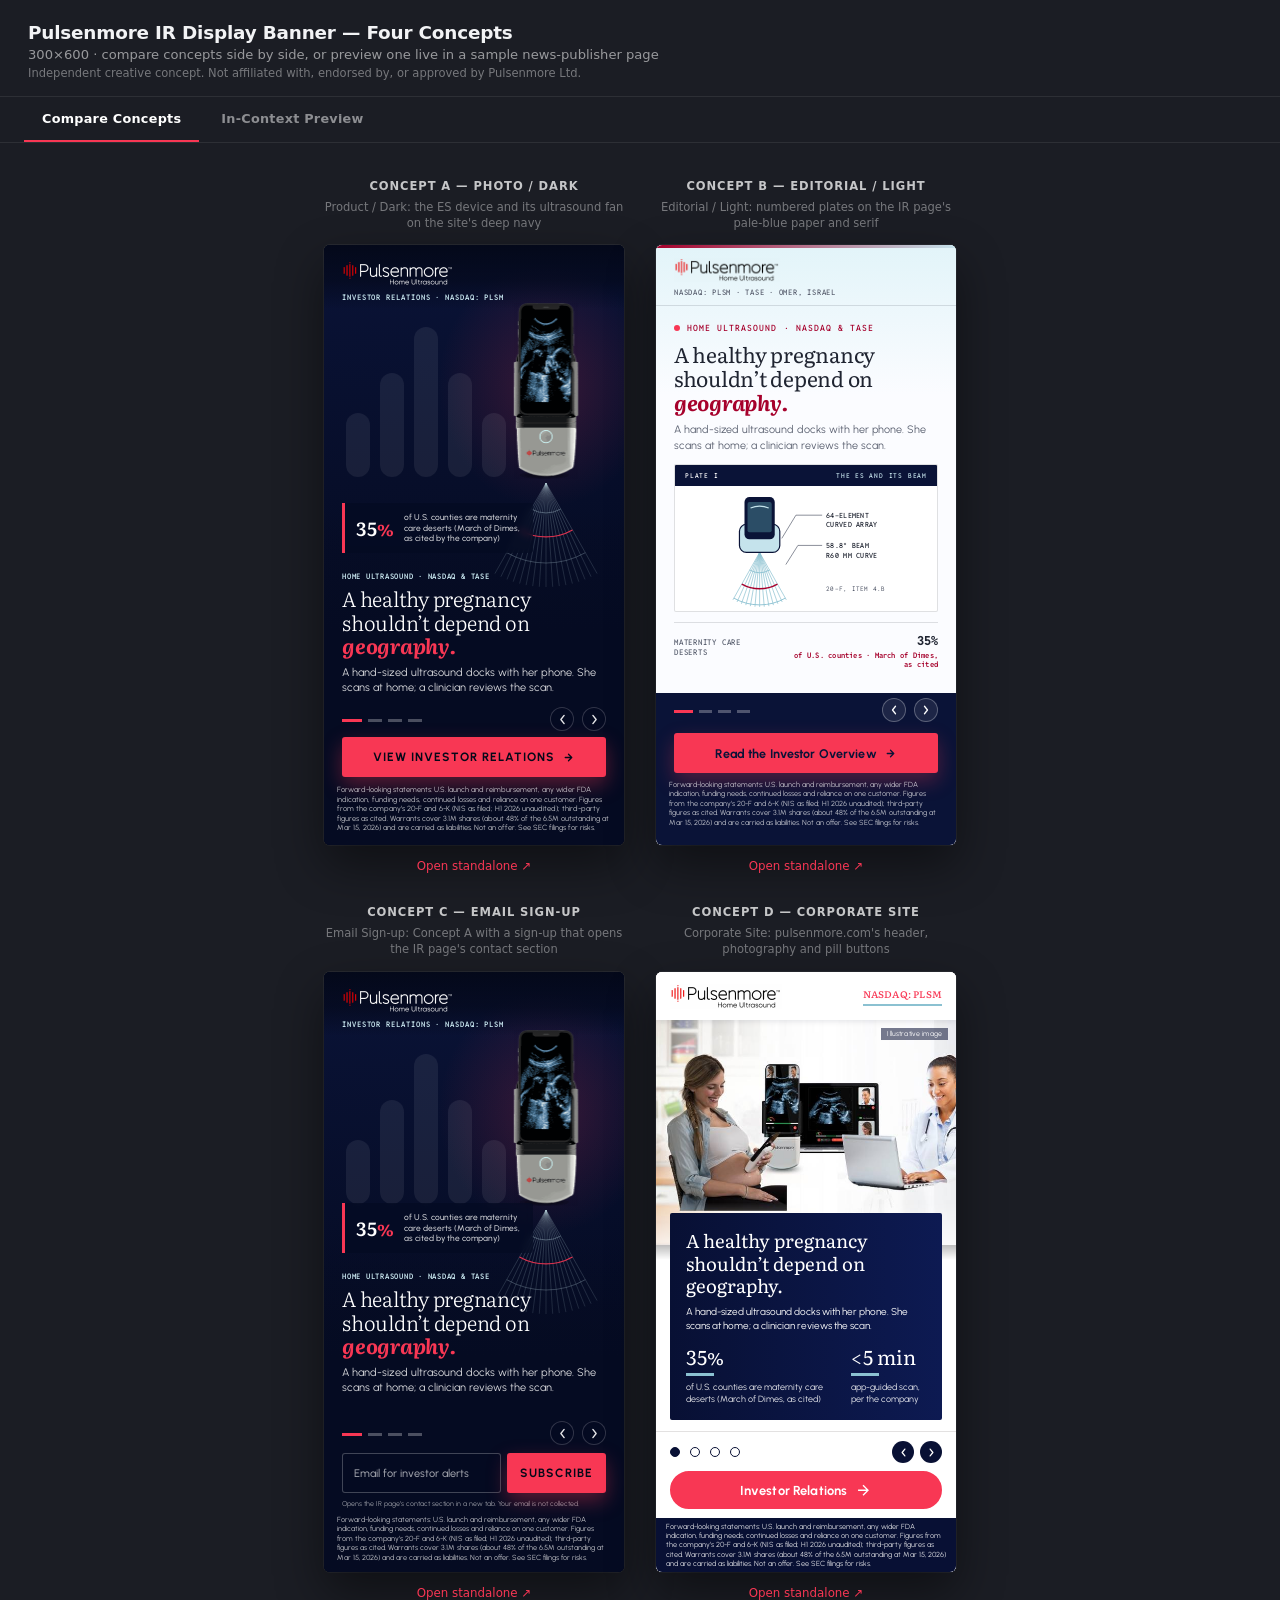
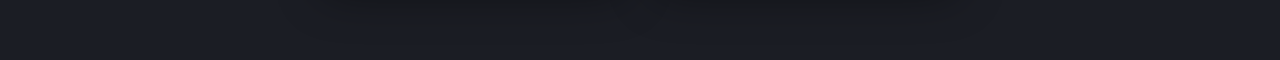
<file: index.html>
<!DOCTYPE html>
<html lang="en">
<head>
<meta name="robots" content="noindex,nofollow">
<meta charset="UTF-8">
<meta name="viewport" content="width=device-width,initial-scale=1">
<meta name="ir-banner-company" content="Pulsenmore Ltd.">
<link rel="icon" href="data:,">
<title>Pulsenmore IR Banner — Concept Comparison</title>
<style>
  :root { --ui-accent:#f83754; }
  * { margin:0; padding:0; box-sizing:border-box; }
  html, body {
    height:100%;
    background:#1b1d24;
    font-family:-apple-system, BlinkMacSystemFont, 'Segoe UI', system-ui, sans-serif;
    color:#f2f3f5;
  }
  header {
    padding:22px 28px 16px;
    border-bottom:1px solid rgba(255,255,255,0.08);
  }
  header h1 { font-size:1.15rem; font-weight:700; letter-spacing:-0.01em; }
  header p { margin-top:4px; font-size:0.82rem; color:rgba(255,255,255,0.55); }
  header p.pitch-note { font-size:0.72rem; color:rgba(255,255,255,0.4); }

  /* ---- tabs ---- */
  .tabs {
    display:flex;
    gap:4px;
    padding:0 24px;
    border-bottom:1px solid rgba(255,255,255,0.08);
  }
  .tab-btn {
    background:none;
    border:0;
    font-family:inherit;
    color:rgba(255,255,255,0.5);
    font-size:0.8rem;
    font-weight:700;
    letter-spacing:0.02em;
    padding:14px 18px;
    cursor:pointer;
    border-bottom:2px solid transparent;
    transition:color 0.15s ease;
  }
  .tab-btn:hover { color:rgba(255,255,255,0.8); }
  .tab-btn.active { color:#fff; border-bottom-color:var(--ui-accent); }
  .tab-panel { display:none; }
  .tab-panel.active { display:block; }

  main {
    display:flex;
    flex-wrap:wrap;
    gap:32px;
    justify-content:center;
    padding:36px 24px 60px;
  }
  /* four 300px frames need about 1344px of width; below that, wrap 2 + 2 rather than 3 + 1 */
  @media (max-width:1343px) { main { max-width:700px; margin:0 auto; } }
  .col { display:flex; flex-direction:column; align-items:center; gap:14px; }
  .col h2 {
    font-size:0.72rem;
    font-weight:700;
    letter-spacing:0.08em;
    text-transform:uppercase;
    color:rgba(255,255,255,0.75);
  }
  .col .tag {
    max-width:300px;
    min-height:2.8em;
    font-size:0.72rem;
    line-height:1.4;
    text-align:center;
    color:rgba(255,255,255,0.4);
    margin-top:-8px;
  }
  .frame-wrap {
    width:300px;
    height:600px;
    border-radius:6px;
    overflow:hidden;
    box-shadow:0 20px 48px rgba(0,0,0,0.45), 0 0 0 1px rgba(255,255,255,0.06);
    background:#000;
  }
  iframe { width:300px; height:600px; border:0; display:block; }
  .col a {
    font-size:0.74rem;
    color:var(--ui-accent);
    text-decoration:none;
  }
  .col a:hover { text-decoration:underline; }

  /* ---- in-context preview panel ---- */
  .preview-intro {
    text-align:center;
    padding:28px 24px 0;
  }
  .preview-intro p {
    font-size:0.82rem;
    color:rgba(255,255,255,0.55);
    max-width:560px;
    margin:0 auto;
  }
  .concept-switch {
    display:flex;
    flex-wrap:wrap;
    gap:10px;
    justify-content:center;
    padding:18px 24px 0;
  }
  .concept-btn {
    background:rgba(255,255,255,0.06);
    border:1px solid rgba(255,255,255,0.14);
    color:rgba(255,255,255,0.65);
    font-family:inherit;
    font-size:0.76rem;
    font-weight:700;
    letter-spacing:0.02em;
    padding:9px 16px;
    border-radius:20px;
    cursor:pointer;
    transition:all 0.15s ease;
  }
  .concept-btn:hover { border-color:rgba(255,255,255,0.3); }
  .concept-btn.active { background:var(--ui-accent); border-color:var(--ui-accent); color:#0c1015; }

  .preview-wrap {
    max-width:1180px;
    margin:24px auto 12px;
    padding:0 24px;
  }
  .preview-frame-outer {
    border-radius:6px;
    overflow:hidden;
    box-shadow:0 20px 48px rgba(0,0,0,0.45), 0 0 0 1px rgba(255,255,255,0.06);
  }
  #preview-iframe {
    width:100%;
    height:950px;
    border:0;
    display:block;
    background:#fff;
  }
  .preview-footer {
    text-align:center;
    padding:14px 24px 60px;
  }
  .preview-footer a {
    font-size:0.74rem;
    color:var(--ui-accent);
    text-decoration:none;
  }
  .preview-footer a:hover { text-decoration:underline; }
</style>
</head>
<body>

<header>
  <h1>Pulsenmore IR Display Banner — Four Concepts</h1>
  <p>300×600 · compare concepts side by side, or preview one live in a sample news-publisher page</p>
  <p class="pitch-note">Independent creative concept. Not affiliated with, endorsed by, or approved by Pulsenmore Ltd.</p>
</header>

<div class="tabs">
  <button type="button" class="tab-btn active" data-tab="compare">Compare Concepts</button>
  <button type="button" class="tab-btn" data-tab="preview">In-Context Preview</button>
</div>

<section class="tab-panel active" id="tab-compare">
  <main>
    <div class="col">
      <h2>Concept A — Photo / Dark</h2>
      <span class="tag">Product / Dark: the ES device and its ultrasound fan on the site&#x27;s deep navy</span>
      <div class="frame-wrap">
        <iframe src="concept-a-photo/index.html" title="Pulsenmore banner — photo concept"></iframe>
      </div>
      <a href="concept-a-photo/index.html" target="_blank" rel="noopener">Open standalone ↗</a>
    </div>

    <div class="col">
      <h2>Concept B — Editorial / Light</h2>
      <span class="tag">Editorial / Light: numbered plates on the IR page&#x27;s pale-blue paper and serif</span>
      <div class="frame-wrap">
        <iframe src="concept-b-editorial/index.html" title="Pulsenmore banner — editorial concept"></iframe>
      </div>
      <a href="concept-b-editorial/index.html" target="_blank" rel="noopener">Open standalone ↗</a>
    </div>

    <div class="col">
      <h2>Concept C — Email Sign-up</h2>
      <span class="tag">Email Sign-up: Concept A with a sign-up that opens the IR page&#x27;s contact section</span>
      <div class="frame-wrap">
        <iframe src="concept-c-dashboard/index.html" title="Pulsenmore banner — email sign-up concept"></iframe>
      </div>
      <a href="concept-c-dashboard/index.html" target="_blank" rel="noopener">Open standalone ↗</a>
    </div>

    <div class="col">
      <h2>Concept D — Corporate Site</h2>
      <span class="tag">Corporate Site: pulsenmore.com&#x27;s header, photography and pill buttons</span>
      <div class="frame-wrap">
        <iframe src="concept-d-corporate/index.html" title="Pulsenmore banner — corporate-site concept"></iframe>
      </div>
      <a href="concept-d-corporate/index.html" target="_blank" rel="noopener">Open standalone ↗</a>
    </div>
  </main>
</section>

<section class="tab-panel" id="tab-preview">
  <div class="preview-intro">
    <p>A sample news-publisher article page with the banner dropped into the right-rail ad slot — the way it would actually sit alongside real editorial content. Switch concepts below.</p>
  </div>

  <div class="concept-switch">
    <button type="button" class="concept-btn active" data-concept="a">Concept A — Photo</button>
    <button type="button" class="concept-btn" data-concept="b">Concept B — Editorial</button>
    <button type="button" class="concept-btn" data-concept="c">Concept C — Email Sign-up</button>
    <button type="button" class="concept-btn" data-concept="d">Concept D — Corporate Site</button>
  </div>

  <div class="preview-wrap">
    <div class="preview-frame-outer">
      <iframe id="preview-iframe" src="context-preview/news.html?concept=a" title="Pulsenmore banner — in-context publisher preview"></iframe>
    </div>
  </div>

  <div class="preview-footer">
    <a id="preview-open-link" href="context-preview/news.html?concept=a" target="_blank" rel="noopener">Open standalone ↗</a>
  </div>
</section>

<script>
  document.querySelectorAll('.tab-btn').forEach(function (btn) {
    btn.addEventListener('click', function () {
      document.querySelectorAll('.tab-btn').forEach(function (b) { b.classList.remove('active') })
      document.querySelectorAll('.tab-panel').forEach(function (p) { p.classList.remove('active') })
      btn.classList.add('active')
      document.getElementById('tab-' + btn.dataset.tab).classList.add('active')
    })
  })

  document.querySelectorAll('.concept-btn').forEach(function (btn) {
    btn.addEventListener('click', function () {
      document.querySelectorAll('.concept-btn').forEach(function (b) { b.classList.remove('active') })
      btn.classList.add('active')
      var url = 'context-preview/news.html?concept=' + btn.dataset.concept
      document.getElementById('preview-iframe').src = url
      document.getElementById('preview-open-link').href = url
    })
  })
</script>

</body>
</html>
</file>
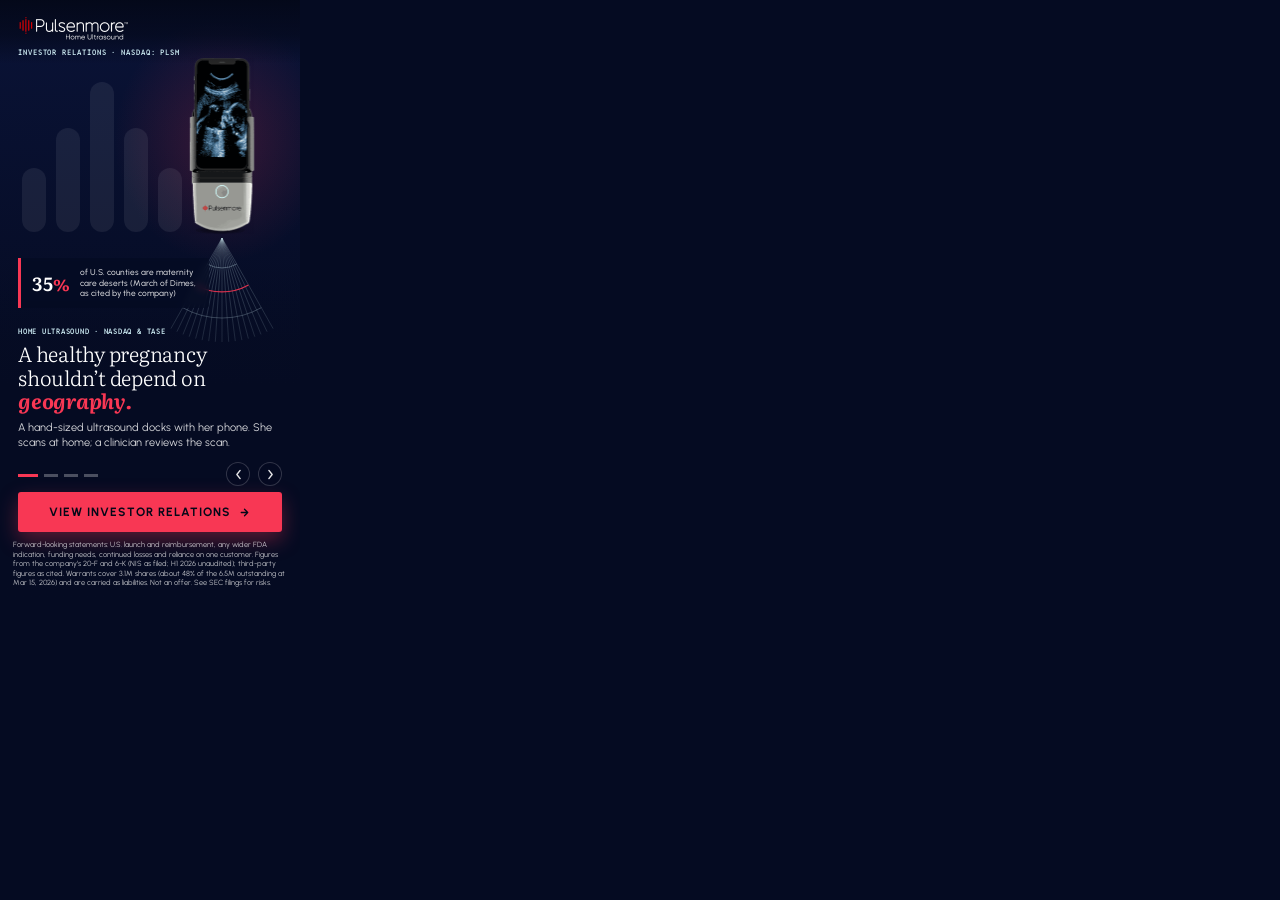
<file: concept-a-photo/index.html>
<!DOCTYPE html>
<html lang="en">
<head>
<meta name="robots" content="noindex,nofollow">
<meta charset="UTF-8">
<meta name="ad.size" content="width=300,height=600">
<meta http-equiv="X-UA-Compatible" content="IE=Edge">
<meta name="viewport" content="width=300,initial-scale=1">
<link rel="icon" href="data:,">
<title>Pulsenmore Ltd. — Investor Relations</title>
<link rel="preconnect" href="https://fonts.googleapis.com">
<link rel="preconnect" href="https://fonts.gstatic.com" crossorigin>
<link href="https://fonts.googleapis.com/css2?family=Literata:ital,opsz,wght@0,7..72,300;0,7..72,400;1,7..72,600;1,7..72,700&family=Urbanist:wght@400;500;600;700&family=Reddit+Mono:wght@400;500;600&display=swap" rel="stylesheet">
<link rel="stylesheet" href="style.css">
</head>
<body>

<!--
  Pulsenmore Ltd. — IR display banner, 300x600 — Concept A: Product / Dark (motif-led: the IR page has no photography, only product cutouts).
  Promotes: https://gracinting.github.io/pulsenmore-ir-concept/
  Per-slide art drawn from the IR page's own shapes (ES device cutout, 58.8-degree
  ultrasound fan, logo-bar pills), a floating stat chip, persistent logo/ticker chrome,
  CTA + forward-looking-statements line. Concept C is generated from this file
  (scripts/build_concept_c.py), so re-run that after every edit here.
  Every slide's copy and stat must come from the live IR site.
-->

<div id="banner" aria-label="Pulsenmore Ltd. investor relations advertisement">

  <div id="slides">
    <!-- Slide art is drawn from the IR page's own graphics (verified numbers: bars are exact to the filed values). -->

    <!-- Slide 1 — Overview -->
    <section class="slide" data-index="0">
      <div class="slide-bg motif v1" role="img" aria-label="The Pulsenmore ES device, a phone in a cradle, with the fan of an ultrasound beam beneath it"><svg viewBox="0 0 300 600" width="300" height="600" aria-hidden="true"><rect class="m-pill" x="22" y="168" width="24" height="64" rx="12.0" /><rect class="m-pill" x="56" y="128" width="24" height="104" rx="12.0" /><rect class="m-pill" x="90" y="82" width="24" height="150" rx="12.0" /><rect class="m-pill" x="124" y="128" width="24" height="104" rx="12.0" /><rect class="m-pill" x="158" y="168" width="24" height="64" rx="12.0" /><path class="m-ray" d="M222 238L170.9 328.6M222 238L176.9 331.7M222 238L183 334.4M222 238L189.2 336.7M222 238L195.6 338.6M222 238L202.1 340.1M222 238L208.7 341.1M222 238L215.3 341.8M222 238L222 342M222 238L228.7 341.8M222 238L235.3 341.1M222 238L241.9 340.1M222 238L248.4 338.6M222 238L254.8 336.7M222 238L261 334.4M222 238L267.1 331.7M222 238L273.1 328.6"/><path class="m-arc" d="M207.3 264.1A30 30 0 0 0 236.7 264.1"/><path class="m-arc hot" d="M195.5 285A54 54 0 0 0 248.5 285"/><path class="m-arc" d="M182.7 307.7A80 80 0 0 0 261.3 307.7"/><image href="assets/device.png" x="189.8" y="58" width="64.5" height="176"/></svg></div>
      <div class="slide-scrim-top"></div>
      <div class="slide-scrim-bottom"></div>
      <div class="slide-copy">
        <div class="mid-chip">
          <span class="chip-num">35<em>%</em></span>
          <span class="chip-label">of U.S. counties are maternity<br>care deserts (March of Dimes,<br>as cited by the company)</span>
        </div>
        <div class="copy-bottom">
          <div class="kicker">Home ultrasound · Nasdaq &amp; TASE</div>
          <h1>A healthy pregnancy<br>shouldn’t depend on<br><em>geography.</em></h1>
          <p>A hand-sized ultrasound docks with her phone. She scans at home; a clinician reviews the scan.</p>
        </div>
      </div>
    </section>

    <!-- Slide 2 — Evidence -->
    <section class="slide" data-index="1">
      <div class="slide-bg motif v2" role="img" aria-label="Six bars, one per pivotal-study endpoint, each drawn against its study target; the two fluid-sensitivity bars fall short"><svg viewBox="0 0 300 600" width="300" height="600" aria-hidden="true"><line class="m-base" x1="14" x2="190" y1="198" y2="198"/><rect class="m-bar met" x="20" y="82.9" width="16" height="115.1" rx="8.0" /><line class="m-tgt" x1="17" x2="39" y1="93.6" y2="93.6"/><text class="m-bv" x="28" y="78.9" text-anchor="middle">99.2</text><text class="m-lab" x="28" y="207" text-anchor="middle">C</text><rect class="m-bar met" x="44" y="85.2" width="16" height="112.8" rx="8.0" /><line class="m-tgt" x1="41" x2="63" y1="105.2" y2="105.2"/><text class="m-bv" x="52" y="81.2" text-anchor="middle">97.2</text><text class="m-lab" x="52" y="207" text-anchor="middle">A</text><rect class="m-bar met" x="82" y="105.2" width="16" height="92.8" rx="8.0" /><line class="m-tgt" x1="79" x2="101" y1="116.8" y2="116.8"/><text class="m-bv" x="90" y="101.2" text-anchor="middle">80.0</text><text class="m-lab" x="90" y="207" text-anchor="middle">C</text><rect class="m-bar met" x="106" y="91.7" width="16" height="106.3" rx="8.0" /><line class="m-tgt" x1="103" x2="125" y1="116.8" y2="116.8"/><text class="m-bv" x="114" y="87.7" text-anchor="middle">91.6</text><text class="m-lab" x="114" y="207" text-anchor="middle">A</text><rect class="m-bar miss" x="144" y="117.6" width="16" height="80.4" rx="8.0" /><line class="m-tgt" x1="141" x2="163" y1="116.8" y2="116.8"/><text class="m-bv" x="152" y="113.6" text-anchor="middle">69.3</text><text class="m-lab" x="152" y="207" text-anchor="middle">C</text><rect class="m-bar miss" x="168" y="140.8" width="16" height="57.2" rx="8.0" /><line class="m-tgt" x1="165" x2="187" y1="116.8" y2="116.8"/><text class="m-bv" x="176" y="136.8" text-anchor="middle">49.3</text><text class="m-lab" x="176" y="207" text-anchor="middle">A</text><text class="m-lab dim" x="40" y="216" text-anchor="middle">HEART RATE</text><text class="m-lab dim" x="40" y="224" text-anchor="middle">VISUALIZED</text><text class="m-lab dim" x="102" y="216" text-anchor="middle">FLUID</text><text class="m-lab dim" x="102" y="224" text-anchor="middle">SPECIFICITY</text><text class="m-lab dim" x="164" y="216" text-anchor="middle">FLUID</text><text class="m-lab dim" x="164" y="224" text-anchor="middle">SENSITIVITY</text><text class="m-lab hi" x="206" y="92">STUDY ENDPOINT, %</text><rect class="m-bar met" x="206" y="102" width="9" height="9" rx="4.5"/><text class="m-lab" x="220" y="109.5">TARGET MET</text><rect class="m-bar miss" x="206" y="118" width="9" height="9" rx="4.5"/><text class="m-lab" x="220" y="125.5">NOT MET</text><line class="m-tgt" x1="205" x2="216" y1="140" y2="140"/><text class="m-lab" x="220" y="142.5">STUDY TARGET</text><text class="m-lab" x="206" y="158">C CLINICIAN-GUIDED</text><text class="m-lab" x="206" y="167">A APP-GUIDED</text></svg></div>
      <div class="slide-scrim-top"></div>
      <div class="slide-scrim-bottom"></div>
      <div class="slide-copy">
        <div class="mid-chip">
          <span class="chip-num">99.2<em>%</em></span>
          <span class="chip-label">fetal heart rate visualized,<br>clinician-guided scans<br>(target: above 90%)</span>
        </div>
        <div class="copy-bottom">
          <div class="kicker">U.S. pivotal study · HOLA</div>
          <h1>Pivotal study:<br>heart rate met,<br><em>fluid sensitivity not.</em></h1>
          <p>Per its 20-F, the company’s FDA de novo authorization (Oct 31, 2025) covers fetal heart rate.</p>
        </div>
      </div>
    </section>

    <!-- Slide 3 — Platform -->
    <section class="slide" data-index="2">
      <div class="slide-bg motif v3" role="img" aria-label="Three steps: the phone docks in the cradle, the app guides the scan, a clinician reviews it"><svg viewBox="0 0 300 600" width="300" height="600" aria-hidden="true"><image href="assets/step-1.png" x="27.5" y="78" width="57" height="120"/><circle class="m-num" cx="56" cy="68" r="8"/><text class="m-numt" x="56" y="71" text-anchor="middle">1</text><text class="m-lab hi" x="56" y="213" text-anchor="middle">DOCK</text><text class="m-lab dim" x="56" y="222" text-anchor="middle">phone + cradle</text><image href="assets/step-2.png" x="120" y="78" width="60" height="120"/><circle class="m-num" cx="150" cy="68" r="8"/><text class="m-numt" x="150" y="71" text-anchor="middle">2</text><text class="m-lab hi" x="150" y="213" text-anchor="middle">SCAN</text><text class="m-lab dim" x="150" y="222" text-anchor="middle">app guides</text><image href="assets/step-3.png" x="215.5" y="78" width="57" height="120"/><circle class="m-num" cx="244" cy="68" r="8"/><text class="m-numt" x="244" y="71" text-anchor="middle">3</text><text class="m-lab hi" x="244" y="213" text-anchor="middle">REVIEW</text><text class="m-lab dim" x="244" y="222" text-anchor="middle">clinician reads</text><path class="m-chev" d="M100 132l5 5-5 5"/><path class="m-chev" d="M194 132l5 5-5 5"/></svg></div>
      <div class="slide-scrim-top"></div>
      <div class="slide-scrim-bottom"></div>
      <div class="slide-copy">
        <div class="mid-chip">
          <span class="chip-num">&lt;5<em> min</em></span>
          <span class="chip-label">app-guided scan,<br>per the company</span>
        </div>
        <div class="copy-bottom">
          <div class="kicker">How a scan works</div>
          <h1>Dock the phone.<br>Scan at home.<br><em>A clinician reviews.</em></h1>
          <p>Cradle, app and clinician dashboard. Scans from week 14 of a single pregnancy.</p>
        </div>
      </div>
    </section>

    <!-- Slide 4 — Financials -->
    <section class="slide" data-index="3">
      <div class="slide-bg motif v4" role="img" aria-label="Bars on one scale: six-month revenue of 4.0 and 6.1 million shekels against cash used in operations of 15.6 and 17.6 million"><svg viewBox="0 0 300 600" width="300" height="600" aria-hidden="true"><line class="m-base" x1="14" x2="196" y1="198" y2="198"/><rect class="m-bar rev" x="34" y="171.6" width="20" height="26.4" rx="10.0" /><text class="m-bv" x="44.0" y="167.6" text-anchor="middle">4.0</text><text class="m-lab" x="44.0" y="207" text-anchor="middle">H1 25</text><rect class="m-bar rev" x="66" y="157.8" width="20" height="40.2" rx="10.0" /><text class="m-bv" x="76.0" y="153.8" text-anchor="middle">6.1</text><text class="m-lab" x="76.0" y="207" text-anchor="middle">H1 26</text><rect class="m-bar cash" x="130" y="95.2" width="20" height="102.8" rx="10.0" /><text class="m-bv" x="140.0" y="91.2" text-anchor="middle">15.6</text><text class="m-lab" x="140.0" y="207" text-anchor="middle">H1 25</text><rect class="m-bar cash" x="162" y="82" width="20" height="116" rx="10.0" /><text class="m-bv" x="172.0" y="78" text-anchor="middle">17.6</text><text class="m-lab" x="172.0" y="207" text-anchor="middle">H1 26</text><text class="m-lab dim" x="60" y="217" text-anchor="middle">REVENUE</text><text class="m-lab dim" x="158" y="217" text-anchor="middle">CASH USED IN OPERATIONS</text><text class="m-lab hi" x="212" y="96">NIS MILLIONS</text><text class="m-lab " x="212" y="106">SIX MONTHS TO JUN 30</text><text class="m-lab " x="212" y="116">ONE SCALE, UNAUDITED</text></svg></div>
      <div class="slide-scrim-top"></div>
      <div class="slide-scrim-bottom"></div>
      <div class="slide-copy">
        <div class="mid-chip">
          <span class="chip-num">NIS 69.8<em>M</em></span>
          <span class="chip-label">cash &amp; deposits,<br>Jun 30, 2026<br>(unaudited)</span>
        </div>
        <div class="copy-bottom">
          <div class="kicker">H1 2026 · NIS · as filed</div>
          <h1>Revenue up 52%<br>in the half,<br><em>from a small base.</em></h1>
          <p>NIS 6.1M vs 4.0M; operating loss NIS 20.8M. One customer was about 93% of 2025 product revenue.</p>
        </div>
      </div>
    </section>

  </div>

  <!-- Persistent chrome — sits above the rotating slides -->
  <header id="top-bar" class="reveal" data-delay="0">
    <div id="logo"><img class="lockup" src="assets/logo-white.png" alt="Pulsenmore Home Ultrasound" width="112" height="25"></div>
    <div id="eyebrow">INVESTOR&nbsp;RELATIONS&nbsp;·&nbsp;NASDAQ:&nbsp;PLSM</div>
  </header>


  <div id="bottom-fixed" class="reveal" data-delay="4">
    <button type="button" class="nav-arrow" id="arrow-prev" aria-label="Previous slide">
    <svg viewBox="0 0 16 16"><path d="M10 3 6 8l4 5" stroke="currentColor" stroke-width="1.7" fill="none" stroke-linecap="round" stroke-linejoin="round"/></svg>
    </button>
    <button type="button" class="nav-arrow" id="arrow-next" aria-label="Next slide">
    <svg viewBox="0 0 16 16"><path d="M6 3l4 5-4 5" stroke="currentColor" stroke-width="1.7" fill="none" stroke-linecap="round" stroke-linejoin="round"/></svg>
    </button>
    <div id="dots" role="tablist" aria-label="Slide selector">
      <button class="dot active" data-index="0" aria-label="Slide 1: Overview"></button>
      <button class="dot" data-index="1" aria-label="Slide 2: Pivotal study"></button>
      <button class="dot" data-index="2" aria-label="Slide 3: How a scan works"></button>
      <button class="dot" data-index="3" aria-label="Slide 4: H1 2026 financials"></button>
    </div>

    <a href="#" id="cta">
      <span>View Investor Relations</span>
      <svg viewBox="0 0 16 16" id="cta-arrow" aria-hidden="true"><path d="M4 8h8M8 4l4 4-4 4" stroke="currentColor" stroke-width="1.6" fill="none" stroke-linecap="round" stroke-linejoin="round"/></svg>
    </a>
    <p id="disclosure">Forward-looking statements: U.S. launch and reimbursement, any wider FDA indication, funding needs, continued losses and reliance on one customer. Figures from the company’s 20-F and 6-K (NIS as filed; H1 2026 unaudited); third-party figures as cited. Warrants cover 3.1M shares (about 48% of the 6.5M outstanding at Mar 15, 2026) and are carried as liabilities. Not an offer. See SEC filings for risks.</p>
  </div>

  <!-- Standard HTML5-ad click-tag plumbing -->
  <div id="click-tag-wrapper"></div>
</div>

<script src="script.js"></script>
</body>
</html>
</file>
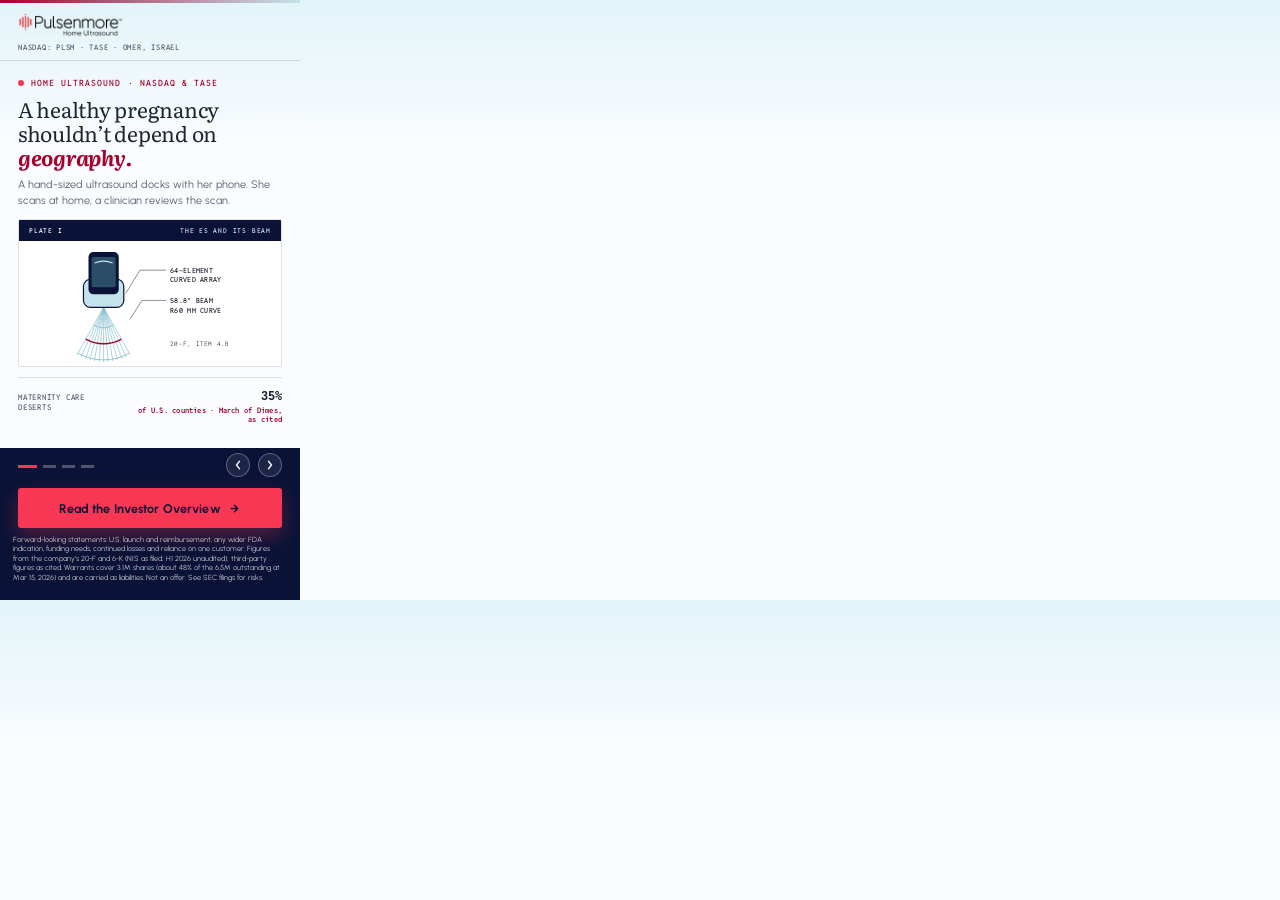
<file: concept-b-editorial/index.html>
<!DOCTYPE html>
<html lang="en">
<head>
<meta name="robots" content="noindex,nofollow">
<meta charset="UTF-8">
<meta name="ad.size" content="width=300,height=600">
<meta http-equiv="X-UA-Compatible" content="IE=Edge">
<meta name="viewport" content="width=300,initial-scale=1">
<link rel="icon" href="data:,">
<title>Pulsenmore Ltd. — Investor Overview</title>
<link rel="preconnect" href="https://fonts.googleapis.com">
<link rel="preconnect" href="https://fonts.gstatic.com" crossorigin>
<link href="https://fonts.googleapis.com/css2?family=Literata:ital,opsz,wght@0,7..72,300;0,7..72,400;1,7..72,600;1,7..72,700&family=Urbanist:wght@400;500;600;700&family=Reddit+Mono:wght@400;500;600&display=swap" rel="stylesheet">
<link rel="stylesheet" href="style.css">
</head>
<body>

<!--
  Pulsenmore Ltd. — IR display banner, 300x600 — Concept B: Editorial / Light.
  Promotes: https://gracinting.github.io/pulsenmore-ir-concept/
  Annual-report styling (the IR page's own plates): serif headlines, mono captions, pale-blue
  paper body, one inline-SVG "Plate N" drawing per slide (same line
  weight/colour language across all four), dark closing CTA band.
-->

<div id="banner" aria-label="Pulsenmore Ltd. investor relations advertisement">

  <div id="top-rule"></div>

  <header id="top-bar" class="reveal" data-delay="0">
    <div id="logo"><img class="lockup" src="assets/logo.png" alt="Pulsenmore Home Ultrasound" width="106" height="24"></div>
    <div id="masthead">NASDAQ:&nbsp;PLSM&nbsp;·&nbsp;TASE&nbsp;·&nbsp;OMER,&nbsp;ISRAEL</div>
  </header>

  <div id="slides">
    <!-- Slide 1 — Cover -->
    <section class="slide" data-index="0">
      <div class="slide-copy">
        <p class="eyebrow">Home ultrasound · Nasdaq &amp; TASE</p>
        <h1>A healthy pregnancy<br>shouldn’t depend on<br><em>geography.</em></h1>
        <p class="lead">A hand-sized ultrasound docks with her phone. She scans at home; a clinician reviews the scan.</p>

        <figure class="fig-card">
          <div class="fig-bar"><span>Plate I</span><span>The ES and its beam</span></div>
          <div class="fig-body">
            <svg viewBox="0 0 240 112" role="img" aria-label="Drawing of the ES: a phone in a cradle with a 58.8-degree ultrasound beam fanning out from the curved transducer">
  <path class="fig-ray" d="M74 58L47.5 105M74 58L51.6 107.1M74 58L55.9 108.9M74 58L60.3 110.2M74 58L64.8 111.2M74 58L69.4 111.8M74 58L74 112M74 58L78.6 111.8M74 58L83.2 111.2M74 58L87.7 110.2M74 58L92.1 108.9M74 58L96.4 107.1M74 58L100.5 105"/><path class="fig-arc" d="M64.2 75.4A20 20 0 0 0 83.8 75.4"/><path class="fig-arc hot" d="M56.3 89.4A36 36 0 0 0 91.7 89.4"/><path class="fig-arc" d="M48.5 103.3A52 52 0 0 0 99.5 103.3"/>
  <rect class="fig-cradle" x="54" y="30" width="40" height="28" rx="7"/>
  <rect class="fig-phone" x="59" y="3" width="30" height="42" rx="5"/>
  <rect class="fig-screen" x="62" y="8" width="24" height="30" rx="2"/>
  <path class="fig-screen-arc" d="M65 14Q74 10 83 14"/>
  <g class="fig-note"><text x="140" y="24">64-ELEMENT</text><text x="140" y="33">CURVED ARRAY</text><text x="140" y="54">58.8° BEAM</text><text x="140" y="63">R60 MM CURVE</text></g>
  <path class="fig-lead" d="M136 21H110L96 44M136 51H112L100 70"/>
  <text class="fig-src" x="140" y="96">20-F, ITEM 4.B</text>
</svg>
          </div>
        </figure>

        <dl class="kf">
          <dt>Maternity care deserts</dt>
          <dd>35% <em>of U.S. counties · March of Dimes, as cited</em></dd>
        </dl>
      </div>
    </section>

    <!-- Slide 2 — Pivotal study -->
    <section class="slide" data-index="1">
      <div class="slide-copy">
        <p class="eyebrow">U.S. pivotal study · HOLA</p>
        <h1>Pivotal study:<br>heart rate met,<br><em>fluid sensitivity not.</em></h1>
        <p class="lead">Per its 20-F, the company’s FDA de novo authorization (Oct 31, 2025) covers fetal heart rate.</p>

        <figure class="fig-card">
          <div class="fig-bar"><span>Plate II</span><span>Six endpoints vs targets</span></div>
          <div class="fig-body">
            <svg viewBox="0 0 240 126" role="img" aria-label="Six bars for the six pivotal-study endpoints, each against its target; the two fluid-sensitivity bars fall short of 70 percent"><line class="fig-base" x1="8" x2="178" y1="94" y2="94"/><rect class="fig-pill met" x="14" y="28.5" width="15" height="65.5" rx="7.5"/><line class="fig-tgt" x1="11" x2="32" y1="34.6" y2="34.6"/><text class="fig-val" x="21.5" y="25" text-anchor="middle">99.2</text><text class="fig-sub" x="21.5" y="103" text-anchor="middle">C</text><rect class="fig-pill met" x="37" y="29.8" width="15" height="64.2" rx="7.5"/><line class="fig-tgt" x1="34" x2="55" y1="41.2" y2="41.2"/><text class="fig-val" x="44.5" y="26.3" text-anchor="middle">97.2</text><text class="fig-sub" x="44.5" y="103" text-anchor="middle">A</text><rect class="fig-pill met" x="74" y="41.2" width="15" height="52.8" rx="7.5"/><line class="fig-tgt" x1="71" x2="92" y1="47.8" y2="47.8"/><text class="fig-val" x="81.5" y="37.7" text-anchor="middle">80.0</text><text class="fig-sub" x="81.5" y="103" text-anchor="middle">C</text><rect class="fig-pill met" x="97" y="33.5" width="15" height="60.5" rx="7.5"/><line class="fig-tgt" x1="94" x2="115" y1="47.8" y2="47.8"/><text class="fig-val" x="104.5" y="30" text-anchor="middle">91.6</text><text class="fig-sub" x="104.5" y="103" text-anchor="middle">A</text><rect class="fig-pill miss" x="134" y="48.3" width="15" height="45.7" rx="7.5"/><line class="fig-tgt" x1="131" x2="152" y1="47.8" y2="47.8"/><text class="fig-val" x="141.5" y="44.8" text-anchor="middle">69.3</text><text class="fig-sub" x="141.5" y="103" text-anchor="middle">C</text><rect class="fig-pill miss" x="157" y="61.5" width="15" height="32.5" rx="7.5"/><line class="fig-tgt" x1="154" x2="175" y1="47.8" y2="47.8"/><text class="fig-val" x="164.5" y="58" text-anchor="middle">49.3</text><text class="fig-sub" x="164.5" y="103" text-anchor="middle">A</text><text class="fig-grp" x="33" y="112" text-anchor="middle">HEART RATE</text><text class="fig-grp" x="33" y="120" text-anchor="middle">VISUALIZED</text><text class="fig-grp" x="93" y="112" text-anchor="middle">FLUID</text><text class="fig-grp" x="93" y="120" text-anchor="middle">SPECIFICITY</text><text class="fig-grp" x="153" y="112" text-anchor="middle">FLUID</text><text class="fig-grp" x="153" y="120" text-anchor="middle">SENSITIVITY</text><text class="fig-grp strong" x="184" y="34">STUDY ENDPOINT, %</text><rect class="fig-pill met" x="184" y="42" width="8" height="8" rx="4"/><text class="fig-key" x="196" y="49">TARGET MET</text><rect class="fig-pill miss" x="184" y="57" width="8" height="8" rx="4"/><text class="fig-key" x="196" y="64">NOT MET</text><line class="fig-tgt" x1="183" x2="193" y1="76" y2="76"/><text class="fig-key" x="196" y="78.5">TARGET</text><text class="fig-key" x="184" y="91">C CLINICIAN-</text><text class="fig-key" x="190" y="99">GUIDED</text><text class="fig-key" x="184" y="110">A APP-GUIDED</text></svg>
          </div>
        </figure>

        <dl class="kf">
          <dt>Heart rate visualized</dt>
          <dd>99.2% / 97.2% <em>clinician- / app-guided</em></dd>
        </dl>
      </div>
    </section>

    <!-- Slide 3 — How a scan works -->
    <section class="slide" data-index="2">
      <div class="slide-copy">
        <p class="eyebrow">How a scan works</p>
        <h1>Dock the phone.<br>Scan at home.<br><em>A clinician reviews.</em></h1>
        <p class="lead">Cradle, app and clinician dashboard. Scans from week 14 of a single pregnancy.</p>

        <figure class="fig-card">
          <div class="fig-bar"><span>Plate III</span><span>Dock · scan · review</span></div>
          <div class="fig-body">
            <svg viewBox="0 0 240 102" role="img" aria-label="Three steps: the phone docks in the cradle, the app guides the scan, a clinician reviews it"><g class="fig-step"><rect x="8" y="28" width="68" height="46" rx="4"/><text x="42" y="47" text-anchor="middle">DOCK</text><text class="sub" x="42" y="60" text-anchor="middle">phone + cradle</text></g><circle class="fig-numc" cx="42" cy="18" r="8"/><text class="fig-numt" x="42" y="21" text-anchor="middle">1</text><g class="fig-step accent"><rect x="86" y="28" width="68" height="46" rx="4"/><text x="120" y="47" text-anchor="middle">SCAN</text><text class="sub" x="120" y="60" text-anchor="middle">app guides her</text></g><circle class="fig-numc" cx="120" cy="18" r="8"/><text class="fig-numt" x="120" y="21" text-anchor="middle">2</text><g class="fig-step"><rect x="164" y="28" width="68" height="46" rx="4"/><text x="198" y="47" text-anchor="middle">REVIEW</text><text class="sub" x="198" y="60" text-anchor="middle">clinician reads</text></g><circle class="fig-numc" cx="198" cy="18" r="8"/><text class="fig-numt" x="198" y="21" text-anchor="middle">3</text><path class="fig-arrow" d="M78 51h6M81 47l3 4-3 4"/><path class="fig-arrow" d="M156 51h6M159 47l3 4-3 4"/><text class="fig-src" x="8" y="94">APP-GUIDED SCAN: UNDER 5 MIN (COMPANY)</text></svg>
          </div>
        </figure>

        <dl class="kf">
          <dt>App-guided scan</dt>
          <dd>Under 5 min <em>per the company</em></dd>
        </dl>
      </div>
    </section>

    <!-- Slide 4 — H1 2026 financials -->
    <section class="slide" data-index="3">
      <div class="slide-copy">
        <p class="eyebrow">H1 2026 · NIS · as filed</p>
        <h1>Revenue up 52%<br>in the half,<br><em>from a small base.</em></h1>
        <p class="lead">NIS 6.1M vs 4.0M; operating loss NIS 20.8M. One customer was about 93% of 2025 product revenue.</p>

        <figure class="fig-card">
          <div class="fig-bar"><span>Plate IV</span><span>Revenue vs cash used</span></div>
          <div class="fig-body">
            <svg viewBox="0 0 240 126" role="img" aria-label="Bars on one scale: six-month revenue of 4.0 and 6.1 million shekels against cash used in operations of 15.6 and 17.6 million"><line class="fig-base" x1="8" x2="180" y1="96" y2="96"/><rect class="fig-pill rev" x="26" y="80.1" width="20" height="15.9" rx="10.0"/><text class="fig-val" x="36.0" y="76.6" text-anchor="middle">4.0</text><text class="fig-sub" x="36.0" y="105" text-anchor="middle">H1 25</text><rect class="fig-pill rev" x="58" y="71.7" width="20" height="24.3" rx="10.0"/><text class="fig-val" x="68.0" y="68.2" text-anchor="middle">6.1</text><text class="fig-sub" x="68.0" y="105" text-anchor="middle">H1 26</text><rect class="fig-pill cash" x="112" y="34" width="20" height="62" rx="10.0"/><text class="fig-val" x="122.0" y="30.5" text-anchor="middle">15.6</text><text class="fig-sub" x="122.0" y="105" text-anchor="middle">H1 25</text><rect class="fig-pill cash" x="144" y="26" width="20" height="70" rx="10.0"/><text class="fig-val" x="154.0" y="22.5" text-anchor="middle">17.6</text><text class="fig-sub" x="154.0" y="105" text-anchor="middle">H1 26</text><text class="fig-grp" x="54" y="115" text-anchor="middle">REVENUE</text><text class="fig-grp" x="136" y="115" text-anchor="middle">CASH USED IN OPERATIONS</text><text class="fig-grp strong" x="190" y="40">NIS MILLIONS</text><text class="fig-grp " x="190" y="49">SIX MONTHS</text><text class="fig-grp " x="190" y="58">TO JUN 30</text><text class="fig-grp " x="190" y="67">ONE SCALE</text><text class="fig-grp " x="190" y="76">UNAUDITED</text></svg>
          </div>
        </figure>

        <dl class="kf">
          <dt>Cash &amp; deposits</dt>
          <dd>NIS 69.8M <em>Jun 30, 2026 · unaudited</em></dd>
        </dl>
      </div>
    </section>

  </div>

  <button type="button" class="nav-arrow" id="arrow-prev" aria-label="Previous slide">
    <svg viewBox="0 0 16 16"><path d="M10 3 6 8l4 5" stroke="currentColor" stroke-width="1.7" fill="none" stroke-linecap="round" stroke-linejoin="round"/></svg>
  </button>
  <button type="button" class="nav-arrow" id="arrow-next" aria-label="Next slide">
    <svg viewBox="0 0 16 16"><path d="M6 3l4 5-4 5" stroke="currentColor" stroke-width="1.7" fill="none" stroke-linecap="round" stroke-linejoin="round"/></svg>
  </button>

  <div id="dots" class="reveal" role="tablist" aria-label="Slide selector">
    <button class="dot active" data-index="0" aria-label="Slide 1: Cover"></button>
    <button class="dot" data-index="1" aria-label="Slide 2: Pivotal study"></button>
    <button class="dot" data-index="2" aria-label="Slide 3: How a scan works"></button>
    <button class="dot" data-index="3" aria-label="Slide 4: H1 2026 financials"></button>
  </div>

  <div id="bottom-fixed" class="reveal" data-delay="1">
    <a href="#" id="cta">
      <span>Read the Investor Overview</span>
      <svg viewBox="0 0 16 16" id="cta-arrow" aria-hidden="true"><path d="M4 8h8M8 4l4 4-4 4" stroke="currentColor" stroke-width="1.6" fill="none" stroke-linecap="round" stroke-linejoin="round"/></svg>
    </a>
    <div id="fls">Forward-looking statements: U.S. launch and reimbursement, any wider FDA indication, funding needs, continued losses and reliance on one customer. Figures from the company’s 20-F and 6-K (NIS as filed; H1 2026 unaudited); third-party figures as cited. Warrants cover 3.1M shares (about 48% of the 6.5M outstanding at Mar 15, 2026) and are carried as liabilities. Not an offer. See SEC filings for risks.</div>
  </div>

  <!-- Standard HTML5-ad click-tag plumbing -->
  <div id="click-tag-wrapper"></div>
</div>

<script src="script.js"></script>
</body>
</html>
</file>
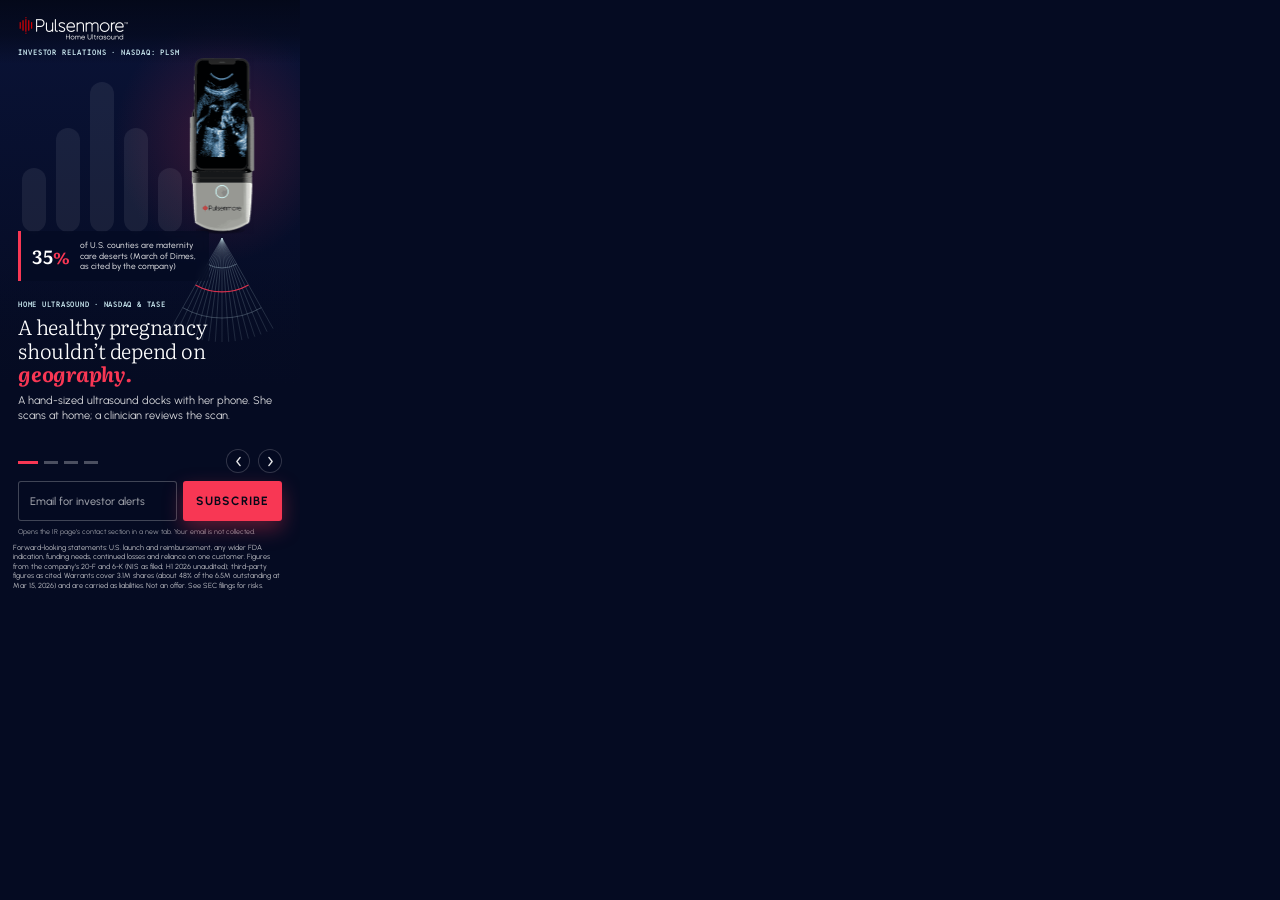
<file: concept-c-dashboard/index.html>
<!DOCTYPE html>
<html lang="en">
<head>
<meta name="robots" content="noindex,nofollow">
<meta charset="UTF-8">
<meta name="ad.size" content="width=300,height=600">
<meta http-equiv="X-UA-Compatible" content="IE=Edge">
<meta name="viewport" content="width=300,initial-scale=1">
<link rel="icon" href="data:,">
<title>Pulsenmore Ltd. — Investor Alerts</title>
<link rel="preconnect" href="https://fonts.googleapis.com">
<link rel="preconnect" href="https://fonts.gstatic.com" crossorigin>
<link href="https://fonts.googleapis.com/css2?family=Literata:ital,opsz,wght@0,7..72,300;0,7..72,400;1,7..72,600;1,7..72,700&family=Urbanist:wght@400;500;600;700&family=Reddit+Mono:wght@400;500;600&display=swap" rel="stylesheet">
<link rel="stylesheet" href="style.css">
</head>
<body>
<!-- GENERATED by build_concept_c.py from ../concept-a-photo/ (a-fingerprint: 6ba647028499).
     Don't edit this file: edit Concept A and re-run the script. -->


<!--
  Pulsenmore Ltd. — IR display banner, 300x600 — Concept C (Concept A + email sign-up): Product / Dark (motif-led: the IR page has no photography, only product cutouts).
  Promotes: https://gracinting.github.io/pulsenmore-ir-concept/
  Per-slide art drawn from the IR page's own shapes (ES device cutout, 58.8-degree
  ultrasound fan, logo-bar pills), a floating stat chip, persistent logo/ticker chrome,
  CTA + forward-looking-statements line. Concept C is generated from this file
  (scripts/build_concept_c.py), so re-run that after every edit here.
  Every slide's copy and stat must come from the live IR site.
-->

<div id="banner" aria-label="Pulsenmore Ltd. investor relations advertisement with investor email alerts sign-up">

  <div id="slides">
    <!-- Slide art is drawn from the IR page's own graphics (verified numbers: bars are exact to the filed values). -->

    <!-- Slide 1 — Overview -->
    <section class="slide" data-index="0">
      <div class="slide-bg motif v1" role="img" aria-label="The Pulsenmore ES device, a phone in a cradle, with the fan of an ultrasound beam beneath it"><svg viewBox="0 0 300 600" width="300" height="600" aria-hidden="true"><rect class="m-pill" x="22" y="168" width="24" height="64" rx="12.0" /><rect class="m-pill" x="56" y="128" width="24" height="104" rx="12.0" /><rect class="m-pill" x="90" y="82" width="24" height="150" rx="12.0" /><rect class="m-pill" x="124" y="128" width="24" height="104" rx="12.0" /><rect class="m-pill" x="158" y="168" width="24" height="64" rx="12.0" /><path class="m-ray" d="M222 238L170.9 328.6M222 238L176.9 331.7M222 238L183 334.4M222 238L189.2 336.7M222 238L195.6 338.6M222 238L202.1 340.1M222 238L208.7 341.1M222 238L215.3 341.8M222 238L222 342M222 238L228.7 341.8M222 238L235.3 341.1M222 238L241.9 340.1M222 238L248.4 338.6M222 238L254.8 336.7M222 238L261 334.4M222 238L267.1 331.7M222 238L273.1 328.6"/><path class="m-arc" d="M207.3 264.1A30 30 0 0 0 236.7 264.1"/><path class="m-arc hot" d="M195.5 285A54 54 0 0 0 248.5 285"/><path class="m-arc" d="M182.7 307.7A80 80 0 0 0 261.3 307.7"/><image href="assets/device.png" x="189.8" y="58" width="64.5" height="176"/></svg></div>
      <div class="slide-scrim-top"></div>
      <div class="slide-scrim-bottom"></div>
      <div class="slide-copy">
        <div class="mid-chip">
          <span class="chip-num">35<em>%</em></span>
          <span class="chip-label">of U.S. counties are maternity<br>care deserts (March of Dimes,<br>as cited by the company)</span>
        </div>
        <div class="copy-bottom">
          <div class="kicker">Home ultrasound · Nasdaq &amp; TASE</div>
          <h1>A healthy pregnancy<br>shouldn’t depend on<br><em>geography.</em></h1>
          <p>A hand-sized ultrasound docks with her phone. She scans at home; a clinician reviews the scan.</p>
        </div>
      </div>
    </section>

    <!-- Slide 2 — Evidence -->
    <section class="slide" data-index="1">
      <div class="slide-bg motif v2" role="img" aria-label="Six bars, one per pivotal-study endpoint, each drawn against its study target; the two fluid-sensitivity bars fall short"><svg viewBox="0 0 300 600" width="300" height="600" aria-hidden="true"><line class="m-base" x1="14" x2="190" y1="198" y2="198"/><rect class="m-bar met" x="20" y="82.9" width="16" height="115.1" rx="8.0" /><line class="m-tgt" x1="17" x2="39" y1="93.6" y2="93.6"/><text class="m-bv" x="28" y="78.9" text-anchor="middle">99.2</text><text class="m-lab" x="28" y="207" text-anchor="middle">C</text><rect class="m-bar met" x="44" y="85.2" width="16" height="112.8" rx="8.0" /><line class="m-tgt" x1="41" x2="63" y1="105.2" y2="105.2"/><text class="m-bv" x="52" y="81.2" text-anchor="middle">97.2</text><text class="m-lab" x="52" y="207" text-anchor="middle">A</text><rect class="m-bar met" x="82" y="105.2" width="16" height="92.8" rx="8.0" /><line class="m-tgt" x1="79" x2="101" y1="116.8" y2="116.8"/><text class="m-bv" x="90" y="101.2" text-anchor="middle">80.0</text><text class="m-lab" x="90" y="207" text-anchor="middle">C</text><rect class="m-bar met" x="106" y="91.7" width="16" height="106.3" rx="8.0" /><line class="m-tgt" x1="103" x2="125" y1="116.8" y2="116.8"/><text class="m-bv" x="114" y="87.7" text-anchor="middle">91.6</text><text class="m-lab" x="114" y="207" text-anchor="middle">A</text><rect class="m-bar miss" x="144" y="117.6" width="16" height="80.4" rx="8.0" /><line class="m-tgt" x1="141" x2="163" y1="116.8" y2="116.8"/><text class="m-bv" x="152" y="113.6" text-anchor="middle">69.3</text><text class="m-lab" x="152" y="207" text-anchor="middle">C</text><rect class="m-bar miss" x="168" y="140.8" width="16" height="57.2" rx="8.0" /><line class="m-tgt" x1="165" x2="187" y1="116.8" y2="116.8"/><text class="m-bv" x="176" y="136.8" text-anchor="middle">49.3</text><text class="m-lab" x="176" y="207" text-anchor="middle">A</text><text class="m-lab dim" x="40" y="216" text-anchor="middle">HEART RATE</text><text class="m-lab dim" x="40" y="224" text-anchor="middle">VISUALIZED</text><text class="m-lab dim" x="102" y="216" text-anchor="middle">FLUID</text><text class="m-lab dim" x="102" y="224" text-anchor="middle">SPECIFICITY</text><text class="m-lab dim" x="164" y="216" text-anchor="middle">FLUID</text><text class="m-lab dim" x="164" y="224" text-anchor="middle">SENSITIVITY</text><text class="m-lab hi" x="206" y="92">STUDY ENDPOINT, %</text><rect class="m-bar met" x="206" y="102" width="9" height="9" rx="4.5"/><text class="m-lab" x="220" y="109.5">TARGET MET</text><rect class="m-bar miss" x="206" y="118" width="9" height="9" rx="4.5"/><text class="m-lab" x="220" y="125.5">NOT MET</text><line class="m-tgt" x1="205" x2="216" y1="140" y2="140"/><text class="m-lab" x="220" y="142.5">STUDY TARGET</text><text class="m-lab" x="206" y="158">C CLINICIAN-GUIDED</text><text class="m-lab" x="206" y="167">A APP-GUIDED</text></svg></div>
      <div class="slide-scrim-top"></div>
      <div class="slide-scrim-bottom"></div>
      <div class="slide-copy">
        <div class="mid-chip">
          <span class="chip-num">99.2<em>%</em></span>
          <span class="chip-label">fetal heart rate visualized,<br>clinician-guided scans<br>(target: above 90%)</span>
        </div>
        <div class="copy-bottom">
          <div class="kicker">U.S. pivotal study · HOLA</div>
          <h1>Pivotal study:<br>heart rate met,<br><em>fluid sensitivity not.</em></h1>
          <p>Per its 20-F, the company’s FDA de novo authorization (Oct 31, 2025) covers fetal heart rate.</p>
        </div>
      </div>
    </section>

    <!-- Slide 3 — Platform -->
    <section class="slide" data-index="2">
      <div class="slide-bg motif v3" role="img" aria-label="Three steps: the phone docks in the cradle, the app guides the scan, a clinician reviews it"><svg viewBox="0 0 300 600" width="300" height="600" aria-hidden="true"><image href="assets/step-1.png" x="27.5" y="78" width="57" height="120"/><circle class="m-num" cx="56" cy="68" r="8"/><text class="m-numt" x="56" y="71" text-anchor="middle">1</text><text class="m-lab hi" x="56" y="213" text-anchor="middle">DOCK</text><text class="m-lab dim" x="56" y="222" text-anchor="middle">phone + cradle</text><image href="assets/step-2.png" x="120" y="78" width="60" height="120"/><circle class="m-num" cx="150" cy="68" r="8"/><text class="m-numt" x="150" y="71" text-anchor="middle">2</text><text class="m-lab hi" x="150" y="213" text-anchor="middle">SCAN</text><text class="m-lab dim" x="150" y="222" text-anchor="middle">app guides</text><image href="assets/step-3.png" x="215.5" y="78" width="57" height="120"/><circle class="m-num" cx="244" cy="68" r="8"/><text class="m-numt" x="244" y="71" text-anchor="middle">3</text><text class="m-lab hi" x="244" y="213" text-anchor="middle">REVIEW</text><text class="m-lab dim" x="244" y="222" text-anchor="middle">clinician reads</text><path class="m-chev" d="M100 132l5 5-5 5"/><path class="m-chev" d="M194 132l5 5-5 5"/></svg></div>
      <div class="slide-scrim-top"></div>
      <div class="slide-scrim-bottom"></div>
      <div class="slide-copy">
        <div class="mid-chip">
          <span class="chip-num">&lt;5<em> min</em></span>
          <span class="chip-label">app-guided scan,<br>per the company</span>
        </div>
        <div class="copy-bottom">
          <div class="kicker">How a scan works</div>
          <h1>Dock the phone.<br>Scan at home.<br><em>A clinician reviews.</em></h1>
          <p>Cradle, app and clinician dashboard. Scans from week 14 of a single pregnancy.</p>
        </div>
      </div>
    </section>

    <!-- Slide 4 — Financials -->
    <section class="slide" data-index="3">
      <div class="slide-bg motif v4" role="img" aria-label="Bars on one scale: six-month revenue of 4.0 and 6.1 million shekels against cash used in operations of 15.6 and 17.6 million"><svg viewBox="0 0 300 600" width="300" height="600" aria-hidden="true"><line class="m-base" x1="14" x2="196" y1="198" y2="198"/><rect class="m-bar rev" x="34" y="171.6" width="20" height="26.4" rx="10.0" /><text class="m-bv" x="44.0" y="167.6" text-anchor="middle">4.0</text><text class="m-lab" x="44.0" y="207" text-anchor="middle">H1 25</text><rect class="m-bar rev" x="66" y="157.8" width="20" height="40.2" rx="10.0" /><text class="m-bv" x="76.0" y="153.8" text-anchor="middle">6.1</text><text class="m-lab" x="76.0" y="207" text-anchor="middle">H1 26</text><rect class="m-bar cash" x="130" y="95.2" width="20" height="102.8" rx="10.0" /><text class="m-bv" x="140.0" y="91.2" text-anchor="middle">15.6</text><text class="m-lab" x="140.0" y="207" text-anchor="middle">H1 25</text><rect class="m-bar cash" x="162" y="82" width="20" height="116" rx="10.0" /><text class="m-bv" x="172.0" y="78" text-anchor="middle">17.6</text><text class="m-lab" x="172.0" y="207" text-anchor="middle">H1 26</text><text class="m-lab dim" x="60" y="217" text-anchor="middle">REVENUE</text><text class="m-lab dim" x="158" y="217" text-anchor="middle">CASH USED IN OPERATIONS</text><text class="m-lab hi" x="212" y="96">NIS MILLIONS</text><text class="m-lab " x="212" y="106">SIX MONTHS TO JUN 30</text><text class="m-lab " x="212" y="116">ONE SCALE, UNAUDITED</text></svg></div>
      <div class="slide-scrim-top"></div>
      <div class="slide-scrim-bottom"></div>
      <div class="slide-copy">
        <div class="mid-chip">
          <span class="chip-num">NIS 69.8<em>M</em></span>
          <span class="chip-label">cash &amp; deposits,<br>Jun 30, 2026<br>(unaudited)</span>
        </div>
        <div class="copy-bottom">
          <div class="kicker">H1 2026 · NIS · as filed</div>
          <h1>Revenue up 52%<br>in the half,<br><em>from a small base.</em></h1>
          <p>NIS 6.1M vs 4.0M; operating loss NIS 20.8M. One customer was about 93% of 2025 product revenue.</p>
        </div>
      </div>
    </section>

  </div>

  <!-- Persistent chrome — sits above the rotating slides -->
  <header id="top-bar" class="reveal" data-delay="0">
    <div id="logo"><img class="lockup" src="assets/logo-white.png" alt="Pulsenmore Home Ultrasound" width="112" height="25"></div>
    <div id="eyebrow">INVESTOR&nbsp;RELATIONS&nbsp;·&nbsp;NASDAQ:&nbsp;PLSM</div>
  </header>


  <div id="bottom-fixed" class="reveal" data-delay="4">
    <button type="button" class="nav-arrow" id="arrow-prev" aria-label="Previous slide">
    <svg viewBox="0 0 16 16"><path d="M10 3 6 8l4 5" stroke="currentColor" stroke-width="1.7" fill="none" stroke-linecap="round" stroke-linejoin="round"/></svg>
    </button>
    <button type="button" class="nav-arrow" id="arrow-next" aria-label="Next slide">
    <svg viewBox="0 0 16 16"><path d="M6 3l4 5-4 5" stroke="currentColor" stroke-width="1.7" fill="none" stroke-linecap="round" stroke-linejoin="round"/></svg>
    </button>
    <div id="dots" role="tablist" aria-label="Slide selector">
      <button class="dot active" data-index="0" aria-label="Slide 1: Overview"></button>
      <button class="dot" data-index="1" aria-label="Slide 2: Pivotal study"></button>
      <button class="dot" data-index="2" aria-label="Slide 3: How a scan works"></button>
      <button class="dot" data-index="3" aria-label="Slide 4: H1 2026 financials"></button>
    </div>

    <!-- In-banner mailing-list sign-up, in the slot A uses for its CTA.
         Submits to SIGNUP_ENDPOINT in script.js; the error message swaps
         in for the consent line and the success state swaps in over the
         input row, so nothing shifts. -->
    <form id="signup" novalidate>
      <label class="sr-only" for="signup-email">Email address for Pulsenmore investor alerts</label>
      <div id="signup-row">
        <input type="email" id="signup-email" name="email" placeholder="Email for investor alerts" autocomplete="email" inputmode="email" spellcheck="false" required>
        <button type="submit" id="signup-btn">Subscribe</button>
        <div id="signup-done" aria-hidden="true">
          <svg viewBox="0 0 16 16" aria-hidden="true"><path d="M3.5 8.5 6.5 11.5 12.5 4.5" stroke="currentColor" stroke-width="1.8" fill="none" stroke-linecap="round" stroke-linejoin="round"/></svg>
          <span id="signup-done-text">Opened in a new tab. Email not collected.</span>
        </div>
      </div>
      <p id="signup-consent">Opens the IR page’s contact section in a new tab. Your email is not collected.</p>
      <p id="signup-msg" role="status" aria-live="polite"></p>
      <p id="fls-line">Forward-looking statements: U.S. launch and reimbursement, any wider FDA indication, funding needs, continued losses and reliance on one customer. Figures from the company’s 20-F and 6-K (NIS as filed; H1 2026 unaudited); third-party figures as cited. Warrants cover 3.1M shares (about 48% of the 6.5M outstanding at Mar 15, 2026) and are carried as liabilities. Not an offer. See SEC filings for risks.</p>
    </form>
  </div>

  <!-- Standard HTML5-ad click-tag plumbing -->
  <div id="click-tag-wrapper"></div>
</div>

<script src="script.js"></script>
</body>
</html>
</file>
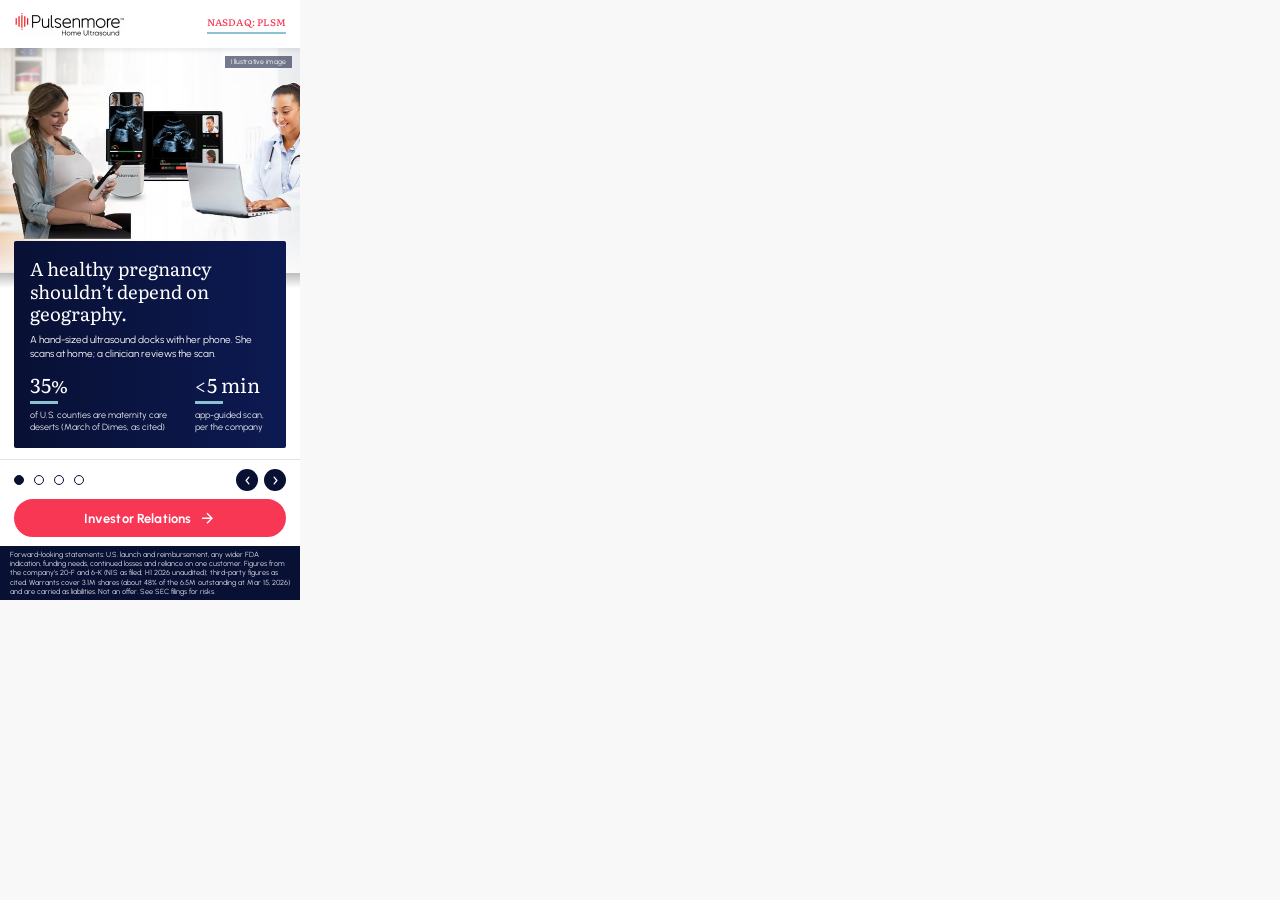
<file: concept-d-corporate/index.html>
<!DOCTYPE html>
<html lang="en">
<head>
<meta name="robots" content="noindex,nofollow">
<meta charset="UTF-8">
<meta name="ad.size" content="width=300,height=600">
<meta http-equiv="X-UA-Compatible" content="IE=Edge">
<meta name="viewport" content="width=300,initial-scale=1">
<link rel="icon" href="data:,">
<title>Pulsenmore Ltd. — Investor Relations</title>
<link rel="preconnect" href="https://fonts.googleapis.com">
<link rel="preconnect" href="https://fonts.gstatic.com" crossorigin>
<link href="https://fonts.googleapis.com/css2?family=Literata:wght@400;500&amp;family=Urbanist:wght@400;500&amp;display=swap" rel="stylesheet">
<link rel="stylesheet" href="style.css">
</head>
<body>

<!--
  Pulsenmore Ltd. — IR display banner, 300x600 — Concept D: Corporate site / brand-native.
  Promotes: https://gracinting.github.io/pulsenmore-ir-concept/
  Styled from the company's own CORPORATE website (https://www.pulsenmore.com), not the IR
  landing page that Concepts A-C are built from: its white header + logo
  lockup, heading/body fonts, palette, accent underline bars, button style
  and footer strip. "Homepage in miniature": each slide is one module of the
  corporate homepage. This build: 1 hero photo + navy panel -> 2 stat cards on the pale-blue band ->
  3 image + text split -> 4 navy band with wave edge.
  Module classes (m-hero / m-stats / m-split / m-band) and the shared parts
  (d-stat, d-list, d-arrows) live in style.css; every colour is a :root token
  filled from brand.json "corp". Re-module a slide if the site has no such
  module. Photos are the site's own photography, cropped into assets/;
  assets/logo.png is the site's own logo file (home-ultrasound-logo.png). Every claim comes from the
  project fact sheet (.tmp/facts.md).
-->

<div id="banner" aria-label="Pulsenmore Ltd. investor relations advertisement">

  <div id="slides">

    <!-- Slide 1 — Overview -->
    <section class="slide m-hero" data-index="0">
      <!-- Module: corporate homepage hero (pulsenmore.com home): the hero photo of a woman scanning at home with a
           clinician on a laptop, fading into the site's navy band with the serif tagline.
           Facts: [HOME][IR] tagline; [20-F 4.B via IR page] 35% of U.S. counties are maternity care deserts (March of Dimes, as cited);
           [20-F] app-guided scan under 5 minutes (company says). -->
      <img class="d-photo" src="assets/slide-1.jpg" alt="A pregnant woman scanning herself at home with the Pulsenmore device while a clinician reviews the scan on a laptop">
      <span class="d-illus">Illustrative image</span>
      <div class="hero-panel">
        <h2>A healthy pregnancy shouldn’t depend on geography.</h2>
        <p class="hero-desc">A hand-sized ultrasound docks with her phone. She scans at home; a clinician reviews the scan.</p>
        <div class="d-stats">
          <div class="d-stat">
            <p class="d-value">35%</p>
            <p class="d-label">of U.S. counties are maternity care deserts (March of Dimes, as cited)</p>
          </div>
          <div class="d-stat">
            <p class="d-value">&lt;5 min</p>
            <p class="d-label">app-guided scan, per the company</p>
          </div>
        </div>
      </div>
    </section>

    <!-- Slide 2 — Evidence -->
    <section class="slide m-stats" data-index="1">
      <!-- Module: corporate homepage "Technology impact" cards (white rounded cards, coral Literata values) on the
           site's pale-blue band (the "Remote assessment of fetal well-being" band).
           Facts: [20-F 4.B via IR page] HOLA: 188 enrolled, 162 analyzed, four U.S. centers; heart rate seen 99.2% / 97.2% (targets above 90% / 80%, met);
           fluid specificity 80.0% / 91.6% (above 70%, met); fluid sensitivity 69.3% / 49.3% (70%, not met);
           FDA de novo, Oct 31, 2025, covers fetal heart rate per the 20-F. -->
      <div class="stats-head">
        <h2>Pivotal study: heart rate met, fluid sensitivity not.</h2>
        <p>HOLA, 162 women analyzed at four U.S. centers. Per the company’s 20-F, its FDA de novo authorization (Oct 31, 2025) covers fetal heart rate.</p>
      </div>
      <div class="d-stats">
        <div class="d-stat">
          <p class="d-value">99.2% <span class="d-vs">and</span> 97.2%</p>
          <p class="d-label">Fetal heart rate visualized, clinician- and app-guided. Targets met</p>
        </div>
        <div class="d-stat">
          <p class="d-value">80.0% <span class="d-vs">and</span> 91.6%</p>
          <p class="d-label">Amniotic fluid specificity, clinician- and app-guided. Target met</p>
        </div>
        <div class="d-stat miss">
          <p class="d-value">69.3% <span class="d-vs">and</span> 49.3%</p>
          <p class="d-label">Amniotic fluid sensitivity, against a 70% target. Not met</p>
        </div>
      </div>
    </section>

    <!-- Slide 3 — Platform -->
    <section class="slide m-split" data-index="2">
      <!-- Module: corporate homepage "app-guided mode" image + text split: the site's own photo of a woman scanning with her
           phone, over a white card with a serif navy heading, bullets and arrow sub-bullets.
           Facts: [20-F 4.B via IR page] cradle holds transducer, five-step app-guided scan, clinician reviews or guides by video;
           scans from week 14 of a single pregnancy; app-guided scan under 5 minutes (company says). -->
      <figure class="split-fig">
        <img class="split-photo" src="assets/slide-3.jpg" alt="Illustrative image: a pregnant woman on a couch looking at her phone during a home scan">
        <figcaption>Illustrative image</figcaption>
      </figure>
      <div class="split-card">
        <h2>How a scan works</h2>
        <ul class="d-list">
          <li>The phone docks in a cradle that holds the ultrasound transducer. The app guides a five-step scan.</li>
        </ul>
        <hr class="d-rule">
        <ul class="d-list">
          <li>A clinician reviews the scan, or guides it live by video.
            <ul class="d-arrows">
              <li>Scans from week 14 of a single pregnancy</li>
              <li>App-guided scan under 5 minutes, per the company</li>
            </ul>
          </li>
        </ul>
      </div>
    </section>

    <!-- Slide 4 — Financials -->
    <section class="slide m-band" data-index="3">
      <!-- Module: corporate homepage navy band with wave edge and centred serif title (the "Collaborations &amp; recognitions" band).
           Facts: [6-K Aug 31, 2026] H1 2026 unaudited NIS: revenue 6,080K vs 3,999K (+52%); operating loss 20,757K;
           cash used in operations 17,571K; cash, equivalents and short-term deposits 69,764K at Jun 30;
           [20-F note 15] Clalit about 93% of 2025 product revenue (computed); warrants carried as liabilities. -->
      <svg class="band-wave" viewBox="0 0 300 30" preserveAspectRatio="none" aria-hidden="true"><path d="M0 0H300V8C262 28 214 4 160 14S52 30 0 14Z" fill="#f9f8f8"/><path class="wave-line" d="M0 18C52 34 108 12 160 20S262 32 300 12" fill="none"/></svg>
      <div class="band-content">
        <h2>H1 2026: revenue up from a small base</h2>
        <p class="band-desc">Six months to June 30, 2026. Unaudited, in New Israeli Shekels as filed.</p>
        <div class="d-stats">
          <div class="d-stat">
            <p class="d-value">NIS 6.1M</p>
            <p class="d-label">Revenue, vs NIS 4.0M in H1 2025 (+52%)</p>
          </div>
          <div class="d-stat">
            <p class="d-value">NIS 20.8M</p>
            <p class="d-label">Operating loss</p>
          </div>
          <div class="d-stat">
            <p class="d-value">NIS 17.6M</p>
            <p class="d-label">Cash used in operations</p>
          </div>
          <div class="d-stat">
            <p class="d-value">NIS 69.8M</p>
            <p class="d-label">Cash and deposits, Jun 30</p>
          </div>
        </div>
        <p class="band-note">About 93% of 2025 product revenue came from one customer. Warrants are carried as liabilities.</p>
      </div>
    </section>

  </div>

  <!-- Persistent chrome — the corporate site's header, never rotates -->
  <header id="top-bar" class="reveal" data-delay="0">
    <img id="logo" src="assets/logo.png" alt="Pulsenmore Ltd." width="112" height="25">
    <span id="ticker">NASDAQ:&nbsp;PLSM</span>
  </header>

  <!-- Slider controls: round navy buttons, like the homepage slider's pause control -->
  <button type="button" class="nav-arrow" id="arrow-prev" aria-label="Previous slide">
    <svg viewBox="0 0 16 16" aria-hidden="true"><path d="M10 3 6 8l4 5" stroke="currentColor" stroke-width="1.8" fill="none" stroke-linecap="round" stroke-linejoin="round"/></svg>
  </button>
  <button type="button" class="nav-arrow" id="arrow-next" aria-label="Next slide">
    <svg viewBox="0 0 16 16" aria-hidden="true"><path d="M6 3l4 5-4 5" stroke="currentColor" stroke-width="1.8" fill="none" stroke-linecap="round" stroke-linejoin="round"/></svg>
  </button>

  <div id="bottom-fixed" class="reveal" data-delay="4">
    <div id="dots" role="tablist" aria-label="Slide selector">
      <button class="dot active" data-index="0" aria-label="Slide 1: Overview"></button>
      <button class="dot" data-index="1" aria-label="Slide 2: Pivotal study"></button>
      <button class="dot" data-index="2" aria-label="Slide 3: How a scan works"></button>
      <button class="dot" data-index="3" aria-label="Slide 4: H1 2026 financials"></button>
    </div>

    <!-- The corporate site's .btn: radius/gradient border from brand.json corp, arrow after the label -->
    <a href="#" id="cta">
      <span>Investor Relations</span>
      <svg id="cta-arrow" viewBox="0 0 24 25" aria-hidden="true"><path d="M12 4.18066L10.585 5.59566L16.17 11.1807H4V13.1807H16.17L10.585 18.7657L12 20.1807L20 12.1807L12 4.18066Z"/></svg>
    </a>

    <!-- The corporate site's footer strip, carrying the required forward-looking-statements line -->
    <p id="fls"><span>Forward-looking statements: U.S. launch and reimbursement, any wider FDA indication, funding needs, continued losses and reliance on one customer. Figures from the company’s 20-F and 6-K (NIS as filed; H1 2026 unaudited); third-party figures as cited. Warrants cover 3.1M shares (about 48% of the 6.5M outstanding at Mar 15, 2026) and are carried as liabilities. Not an offer. See SEC filings for risks.</span></p>
  </div>

  <!-- Standard HTML5-ad click-tag plumbing -->
  <div id="click-tag-wrapper"></div>
</div>

<script src="script.js"></script>
</body>
</html>
</file>
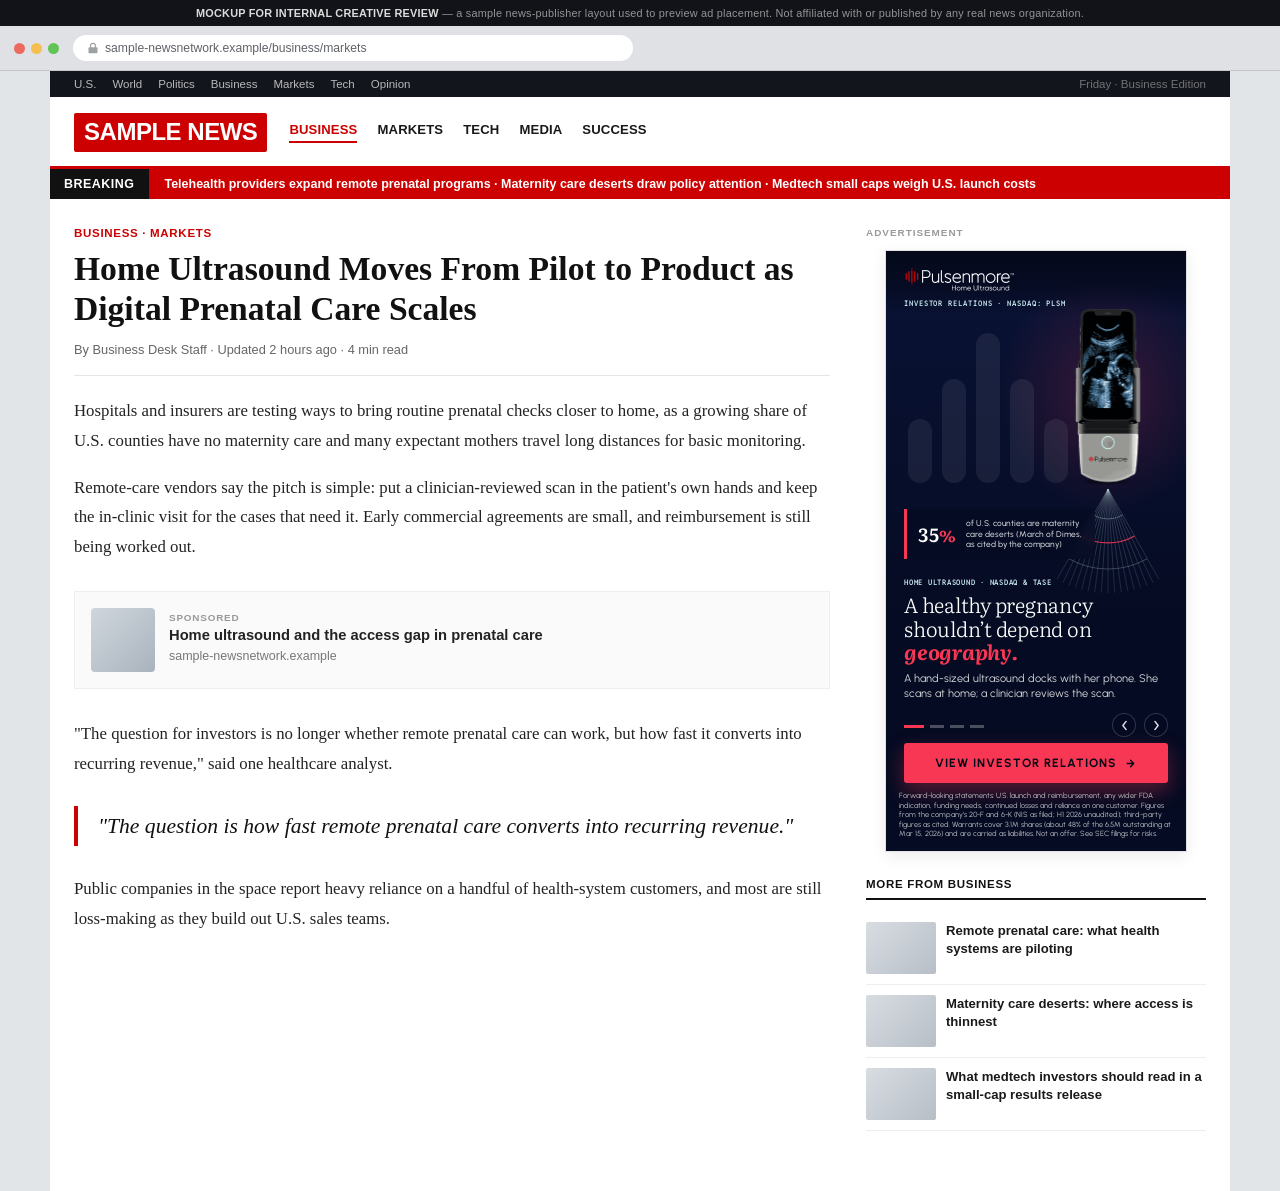
<file: context-preview/news.html>
<!DOCTYPE html>
<html lang="en">
<head>
<meta name="robots" content="noindex,nofollow">
<meta charset="UTF-8">
<meta name="viewport" content="width=device-width,initial-scale=1">
<title>In-Context Preview — Sample News Publisher Page</title>
<link rel="icon" href="data:,">
<style>
  * { margin:0; padding:0; box-sizing:border-box; }
  html, body { background:#e2e5e8; font-family:Helvetica, Arial, sans-serif; }

  /* ---- disclaimer strip ---- */
  #disclaimer {
    background:#111318;
    color:rgba(255,255,255,0.55);
    font-size:0.68rem;
    letter-spacing:0.02em;
    text-align:center;
    padding:7px 12px;
  }
  #disclaimer strong { color:rgba(255,255,255,0.85); }

  /* ---- fake browser chrome ---- */
  #browser-chrome {
    background:#dfe1e5;
    border-bottom:1px solid #c3c6cb;
    padding:9px 14px;
    display:flex;
    align-items:center;
    gap:14px;
  }
  #traffic-lights { display:flex; gap:6px; flex:0 0 auto; }
  #traffic-lights span { width:11px; height:11px; border-radius:50%; display:inline-block; }
  #traffic-lights span:nth-child(1){ background:#ed6a5e; }
  #traffic-lights span:nth-child(2){ background:#f4bf4f; }
  #traffic-lights span:nth-child(3){ background:#61c454; }
  #url-bar {
    flex:1 1 auto;
    background:#fff;
    border-radius:14px;
    padding:6px 14px;
    font-size:0.76rem;
    color:#5f6368;
    display:flex;
    align-items:center;
    gap:6px;
    max-width:560px;
  }
  #url-bar svg { flex:0 0 auto; opacity:0.6; }

  /* ---- site wrapper ---- */
  #site { background:#fff; max-width:1180px; margin:0 auto; }

  /* utility nav */
  #utility-nav {
    background:#12151b;
    color:rgba(255,255,255,0.7);
    font-size:0.72rem;
    display:flex;
    align-items:center;
    justify-content:space-between;
    padding:7px 24px;
  }
  #utility-nav .links { display:flex; gap:16px; }
  #utility-nav .links span:hover { color:#fff; }
  #utility-nav .meta { color:rgba(255,255,255,0.4); }

  /* masthead */
  #masthead {
    display:flex;
    align-items:center;
    gap:22px;
    padding:16px 24px 14px;
    border-bottom:3px solid #cc0000;
  }
  #logo {
    background:#cc0000;
    color:#fff;
    font-weight:900;
    font-size:1.5rem;
    letter-spacing:-0.02em;
    padding:5px 10px 6px;
    border-radius:2px;
    font-family:Arial, Helvetica, sans-serif;
  }
  #masthead nav { display:flex; gap:20px; flex:1; }
  #masthead nav span {
    font-size:0.82rem;
    font-weight:700;
    color:#1a1a1a;
    text-transform:uppercase;
    letter-spacing:0.01em;
    cursor:default;
  }
  #masthead nav span.active { color:#cc0000; border-bottom:2px solid #cc0000; padding-bottom:4px; }

  /* breaking ticker */
  #ticker {
    background:#cc0000;
    color:#fff;
    display:flex;
    align-items:center;
    font-size:0.78rem;
    font-weight:600;
    overflow:hidden;
    white-space:nowrap;
  }
  #ticker .badge {
    background:#111;
    padding:8px 14px;
    font-weight:900;
    letter-spacing:0.04em;
    flex:0 0 auto;
  }
  #ticker .feed { padding:8px 16px; }

  /* content grid */
  #content {
    display:grid;
    grid-template-columns:1fr 340px;
    gap:36px;
    padding:28px 24px 60px;
  }

  article .eyebrow {
    color:#cc0000;
    font-size:0.72rem;
    font-weight:800;
    letter-spacing:0.06em;
    text-transform:uppercase;
    margin-bottom:10px;
  }
  article h1 {
    font-family:Georgia, 'Times New Roman', serif;
    font-size:2.1rem;
    line-height:1.18;
    color:#111;
    margin-bottom:14px;
  }
  article .byline {
    font-size:0.8rem;
    color:#666;
    margin-bottom:20px;
    padding-bottom:18px;
    border-bottom:1px solid #e5e5e5;
  }
  article p {
    font-family:Georgia, 'Times New Roman', serif;
    font-size:1.05rem;
    line-height:1.75;
    color:#232323;
    margin-bottom:18px;
  }
  article .pull-quote {
    font-family:Georgia, 'Times New Roman', serif;
    font-style:italic;
    font-size:1.35rem;
    line-height:1.5;
    color:#111;
    border-left:4px solid #cc0000;
    padding:4px 0 4px 20px;
    margin:28px 0;
  }
  .native-slot {
    margin:30px 0;
    border:1px solid #eee;
    background:#fafafa;
    padding:16px;
    display:flex;
    gap:14px;
    align-items:center;
  }
  .native-slot .swatch { width:64px; height:64px; border-radius:4px; background:linear-gradient(135deg,#cfd6dd,#aab3bd); flex:0 0 auto; }
  .native-slot .txt .tag { font-size:0.62rem; font-weight:800; letter-spacing:0.08em; color:#999; text-transform:uppercase; margin-bottom:4px; }
  .native-slot .txt h4 { font-size:0.92rem; color:#222; margin-bottom:3px; }
  .native-slot .txt p { font-size:0.78rem; color:#777; margin:0; font-family:Helvetica, Arial, sans-serif; }

  /* right rail */
  aside { display:flex; flex-direction:column; align-items:center; gap:10px; }
  aside .sponsor-label {
    align-self:flex-start;
    font-size:0.62rem;
    font-weight:800;
    letter-spacing:0.1em;
    text-transform:uppercase;
    color:#9a9a9a;
    margin-bottom:2px;
  }
  #ad-slot {
    width:302px;    /* 300 + the 1px border each side (border-box), so the 300x600 banner isn't clipped */
    height:602px;
    border:1px solid #e2e2e2;
    box-shadow:0 4px 14px rgba(0,0,0,0.08);
    overflow:hidden;
    background:#000;
  }
  #ad-slot iframe { width:300px; height:600px; border:0; display:block; }

  .rail-more {
    align-self:stretch;
    margin-top:16px;
  }
  .rail-more .heading {
    font-size:0.72rem;
    font-weight:800;
    letter-spacing:0.06em;
    text-transform:uppercase;
    color:#111;
    border-bottom:2px solid #111;
    padding-bottom:8px;
    margin-bottom:12px;
  }
  .rail-item {
    display:flex;
    gap:10px;
    padding:10px 0;
    border-bottom:1px solid #eee;
  }
  .rail-item .thumb { width:70px; height:52px; border-radius:2px; background:linear-gradient(135deg,#d8dde2,#b7bec6); flex:0 0 auto; }
  .rail-item p { font-family:Helvetica, Arial, sans-serif; font-size:0.82rem; line-height:1.35; color:#1a1a1a; font-weight:600; }

  @media (max-width:900px) {
    #content { grid-template-columns:1fr; }
    aside { align-items:stretch; }
    #ad-slot { margin:0 auto; }
  }
</style>
</head>
<body>

<div id="disclaimer">
  <strong>MOCKUP FOR INTERNAL CREATIVE REVIEW</strong> — a sample news-publisher layout used to preview ad placement. Not affiliated with or published by any real news organization.
</div>

<div id="browser-chrome">
  <div id="traffic-lights"><span></span><span></span><span></span></div>
  <div id="url-bar">
    <svg width="12" height="12" viewBox="0 0 16 16"><path d="M8 1a4 4 0 00-4 4v2H3a1 1 0 00-1 1v6a1 1 0 001 1h10a1 1 0 001-1V8a1 1 0 00-1-1h-1V5a4 4 0 00-4-4zm-2.5 6V5a2.5 2.5 0 015 0v2h-5z" fill="currentColor"/></svg>
    sample-newsnetwork.example/business/markets
  </div>
</div>

<div id="site">
  <div id="utility-nav">
    <div class="links">
      <span>U.S.</span><span>World</span><span>Politics</span><span>Business</span><span>Markets</span><span>Tech</span><span>Opinion</span>
    </div>
    <div class="meta">Friday · Business Edition</div>
  </div>

  <div id="masthead">
    <div id="logo">SAMPLE&nbsp;NEWS</div>
    <nav>
      <span class="active">Business</span>
      <span>Markets</span>
      <span>Tech</span>
      <span>Media</span>
      <span>Success</span>
    </nav>
  </div>

  <div id="ticker">
    <span class="badge">BREAKING</span>
    <span class="feed">Telehealth providers expand remote prenatal programs · Maternity care deserts draw policy attention · Medtech small caps weigh U.S. launch costs</span>
  </div>

  <div id="content">
    <article>
      <div class="eyebrow">Business · Markets</div>
      <h1>Home Ultrasound Moves From Pilot to Product as Digital Prenatal Care Scales</h1>
      <div class="byline">By Business Desk Staff · Updated 2 hours ago · 4 min read</div>

      <p>Hospitals and insurers are testing ways to bring routine prenatal checks closer to home, as a growing share of U.S. counties have no maternity care and many expectant mothers travel long distances for basic monitoring.</p>

      <p>Remote-care vendors say the pitch is simple: put a clinician-reviewed scan in the patient&#x27;s own hands and keep the in-clinic visit for the cases that need it. Early commercial agreements are small, and reimbursement is still being worked out.</p>

      <div class="native-slot">
        <div class="swatch"></div>
        <div class="txt">
          <div class="tag">Sponsored</div>
          <h4>Home ultrasound and the access gap in prenatal care</h4>
          <p>sample-newsnetwork.example</p>
        </div>
      </div>

      <p>&quot;The question for investors is no longer whether remote prenatal care can work, but how fast it converts into recurring revenue,&quot; said one healthcare analyst.</p>

      <div class="pull-quote">"The question is how fast remote prenatal care converts into recurring revenue."</div>

      <p>Public companies in the space report heavy reliance on a handful of health-system customers, and most are still loss-making as they build out U.S. sales teams.</p>
    </article>

    <aside>
      <div class="sponsor-label">Advertisement</div>
      <div id="ad-slot">
        <iframe id="ad-frame" title="Sample ad placement" scrolling="no"></iframe>
      </div>

      <div class="rail-more">
        <div class="heading">More From Business</div>
        <div class="rail-item"><div class="thumb"></div><p>Remote prenatal care: what health systems are piloting</p></div>
        <div class="rail-item"><div class="thumb"></div><p>Maternity care deserts: where access is thinnest</p></div>
        <div class="rail-item"><div class="thumb"></div><p>What medtech investors should read in a small-cap results release</p></div>
      </div>
    </aside>
  </div>
</div>

<script>
  var CONCEPTS = {
    a: '../concept-a-photo/index.html',
    b: '../concept-b-editorial/index.html',
    c: '../concept-c-dashboard/index.html',
    d: '../concept-d-corporate/index.html'
  }
  var params = new URLSearchParams(window.location.search)
  var concept = params.get('concept')
  if (!CONCEPTS[concept]) concept = 'a'
  document.getElementById('ad-frame').src = CONCEPTS[concept]
</script>

</body>
</html>
</file>
<file: concept-a-photo/style.css>
/* ── Brand tokens — the ONLY place colors are defined. Set --dark,
   --navy, --accent and --gold from the company's real site; the rest
   derive from them (color-mix: Chrome 111+ / Safari 16.2+). ── */
:root {
  --dark:      #050b22;
  --dark-2:    color-mix(in srgb, var(--dark) 70%, black);
  --navy:      #0a1337;
  --accent:    #f83754;
  --accent-d:  color-mix(in srgb, var(--accent) 82%, black);
  --accent-lt: color-mix(in srgb, var(--accent) 62%, white);
  --gold:      #c5e3ec;
  --gold-d:    color-mix(in srgb, var(--gold) 85%, black);
  --white:     #ffffff;
  --cta-ink:   var(--dark-2);  /* text on the accent CTA — set to var(--dark-2) if white fails contrast on a light accent */
  --font-head: 'Literata', Georgia, serif;
  --font:      'Urbanist', system-ui, sans-serif;
  --mono:      'Reddit Mono', ui-monospace, SFMono-Regular, Menlo, Consolas, 'Liberation Mono', monospace;
  --ease:      cubic-bezier(0.16,1,0.3,1);
}

* { margin:0; padding:0; box-sizing:border-box; }
html, body { width:300px; height:600px; overflow:hidden; background:var(--dark); }
body { font-family:var(--font); -webkit-font-smoothing:antialiased; }
a { text-decoration:none; color:inherit; }
button { border:0; background:none; font:inherit; color:inherit; cursor:pointer; -webkit-tap-highlight-color:transparent; }

/* ── Canvas ─────────────────────────────────────────────────────────
   Fixed 300x600 stage. A crossfading slide stack sits at the bottom of
   the z-order; persistent chrome (logo, nav, stats, CTA) is pinned on
   top of it and never rotates — same "fixed shell / rotating cards"
   split the Knorex reference banner used with royalSlider. */
#banner {
  position:relative;
  width:300px;
  height:600px;
  overflow:hidden;
  cursor:pointer;
  background:var(--dark);
}

/* ── Slide stack ────────────────────────────────────────────────── */
#slides { position:absolute; inset:0; z-index:1; }

.slide {
  position:absolute;
  inset:0;
  opacity:0;
  z-index:1;
  pointer-events:none;
  transition:opacity 0.9s ease;
}
.slide.active { opacity:1; z-index:2; pointer-events:auto; }

.slide-bg {
  position:absolute;
  top:0; left:0;
  width:100%; height:100%;
  object-fit:cover;
  object-position:center 20%;
  z-index:1;
  animation:kenburns 7s ease-out infinite alternate;
  user-select:none;
  -webkit-user-drag:none;
}
@keyframes kenburns {
  from { transform:scale(1); }
  to   { transform:scale(1.09); }
}

.slide-scrim-top, .slide-scrim-bottom {
  position:absolute;
  left:0; right:0;
  z-index:2;
  pointer-events:none;
}
.slide-scrim-top {
  top:0; height:190px;
  background:linear-gradient(180deg, color-mix(in srgb, var(--dark-2) 94%, transparent) 0%, color-mix(in srgb, var(--dark-2) 62%, transparent) 55%, color-mix(in srgb, var(--dark-2) 0%, transparent) 100%);
}
.slide-scrim-bottom {
  bottom:0; height:336px;
  background:linear-gradient(0deg, var(--dark) 0%, color-mix(in srgb, var(--dark) 93%, transparent) 42%, color-mix(in srgb, var(--dark) 0%, transparent) 100%);
}

.slide-copy {
  position:absolute;
  inset:0;
  z-index:3;
  transform:translateY(12px);
  transition:transform 0.9s var(--ease);
}
.slide.active .slide-copy { transform:translateY(0); }

/* Floating mid-image stat chip (per slide) */
.mid-chip {
  position:absolute;
  top:258px; left:18px;
  display:flex;
  align-items:center;
  gap:10px;
  padding:9px 13px 9px 11px;
  background:color-mix(in srgb, var(--dark) 58%, transparent);
  border-left:3px solid var(--accent);
  border-radius:0 3px 3px 0;
  backdrop-filter:blur(3px);
  -webkit-backdrop-filter:blur(3px);
}
.chip-num {
  font-family:var(--font-head);
  font-weight:800;
  font-size:19px;
  color:var(--white);
  white-space:nowrap;
}
.chip-num em { font-style:normal; color:var(--accent); }
.chip-label {
  font-family:var(--font);
  font-size:8.4px;
  line-height:1.25;
  font-weight:500;
  color:rgba(255,255,255,0.82);
}

/* Rotating headline block, pinned above the fixed bottom bar */
.copy-bottom {
  position:absolute;
  left:0; right:0;
  bottom:150px;
  padding:0 18px;
}
.kicker {
  font-family:var(--mono);
  font-weight:600;
  font-size:8px;
  letter-spacing:0.09em;
  text-transform:uppercase;
  color:var(--accent-lt);
  margin-bottom:6px;
}
.copy-bottom h1 {
  font-family:var(--font-head);
  font-weight:900;
  font-size:20px;
  line-height:1.14;
  letter-spacing:-0.01em;
  color:var(--white);
}
.copy-bottom h1 em { font-style:normal; color:var(--accent); }
.copy-bottom p {
  margin-top:7px;
  font-size:11px;
  line-height:1.4;
  color:rgba(255,255,255,0.8);
  max-width:255px;
}

/* ── Persistent chrome (never rotates) ─────────────────────────── */
#top-bar {
  position:absolute;
  top:0; left:0; right:0;
  z-index:5;
  display:flex;
  flex-direction:column;
  gap:7px;
  padding:16px 18px 0;
}
#logo { display:flex; align-items:center; gap:7px; }
#logo .mark { width:19px; height:19px; flex:none; }
#wordmark {
  font-family:var(--font-head);
  font-weight:800;
  font-size:13.5px;
  letter-spacing:0.01em;
  color:var(--white);
}
#eyebrow {
  font-family:var(--mono);
  font-weight:600;
  font-size:8.2px;
  letter-spacing:0.1em;
  color:var(--accent-lt);
}

.nav-arrow {
  position:absolute;
  top:154px;
  width:26px; height:26px;
  z-index:5;
  display:flex;
  align-items:center;
  justify-content:center;
  background:color-mix(in srgb, var(--dark) 45%, transparent);
  border:1px solid rgba(255,255,255,0.18);
  border-radius:50%;
  color:rgba(255,255,255,0.9);
  backdrop-filter:blur(2px);
  -webkit-backdrop-filter:blur(2px);
  transition:background .2s ease, transform .15s ease;
}
.nav-arrow svg { width:13px; height:13px; }
.nav-arrow:active { transform:scale(0.9); background:color-mix(in srgb, var(--accent) 55%, transparent); }
#arrow-prev { left:10px; }
#arrow-next { right:10px; }

#bottom-fixed {
  position:absolute;
  left:0; right:0; bottom:0;
  z-index:5;
  padding:0 18px 12px;
}

#dots {
  display:flex;
  gap:6px;
  margin-bottom:11px;
}
.dot {
  width:14px; height:3px;
  border-radius:2px;
  background:rgba(255,255,255,0.28);
  transition:background .3s ease, width .3s ease;
  padding:6px 0;
  background-clip:content-box;
  box-sizing:content-box;
}
.dot.active { background-color:var(--accent); width:20px; }  /* background-color, not the shorthand: the shorthand resets background-clip and paints the whole 15px hit area as a square */

#stat-row {
  display:flex;
  align-items:center;
  gap:14px;
}
.stat { display:flex; flex-direction:column; gap:2px; }
.stat-num {
  font-family:var(--font-head);
  font-weight:800;
  font-size:15px;
  color:var(--white);
}
.stat-num em { font-style:normal; color:var(--accent); }
.stat-label {
  font-family:var(--font);
  font-size:8px;
  font-weight:500;
  letter-spacing:0.03em;
  text-transform:uppercase;
  color:rgba(255,255,255,0.58);
}
.stat-div { width:1px; height:26px; background:rgba(255,255,255,0.18); }

#cta {
  margin-top:14px;
  display:flex;
  align-items:center;
  justify-content:center;
  gap:7px;
  width:100%;
  height:42px;
  background:var(--accent);
  border-radius:3px;
  color:var(--cta-ink);
  font-family:var(--font-head);
  font-weight:800;
  font-size:11.5px;
  letter-spacing:0.06em;
  text-transform:uppercase;
  box-shadow:0 8px 20px color-mix(in srgb, var(--accent) 35%, transparent);
  animation:cta-pulse 1.8s ease-in-out 2.6s 6;
}
#cta-arrow { width:13px; height:13px; }

/* Required disclosure line under the CTA */
#disclosure {
  margin-top:8px;
  font-family:var(--mono);
  font-size:6.6px;
  letter-spacing:0.03em;
  line-height:1.2;
  text-align:center;
  color:rgba(255,255,255,0.55);
}
@keyframes cta-pulse {
  0%, 100% { box-shadow:0 8px 20px color-mix(in srgb, var(--accent) 35%, transparent); }
  50%      { box-shadow:0 8px 26px color-mix(in srgb, var(--accent) 65%, transparent), 0 0 0 5px color-mix(in srgb, var(--accent) 12%, transparent); }
}

/* ── Entrance sequence (initial load only) ─────────────────────── */
.reveal {
  opacity:0;
  transform:translateY(14px);
  transition:opacity .7s var(--ease), transform .7s var(--ease);
}
#banner.is-live .reveal { opacity:1; transform:none; }
#top-bar[data-delay="0"] { transition-delay:.05s; }
#bottom-fixed[data-delay="4"] { transition-delay:.55s; }

#click-tag-wrapper { position:absolute; width:0; height:0; overflow:hidden; }

@media (prefers-reduced-motion: reduce) {
  .slide-bg { animation:none; }
  #cta { animation:none; }
  .reveal { transition-duration:.01s; transition-delay:0s !important; }
  .slide, .slide-copy { transition-duration:.2s; }
}

/*PULSEN-A-EXTRA*/
/* ── Pulsenmore: motif-led A (art drawn from the IR page's own shapes) ── */
.slide-bg.motif {
  animation:none;
  background:
    radial-gradient(150px 170px at 222px 140px, color-mix(in srgb, var(--accent) 20%, transparent), transparent 72%),
    linear-gradient(180deg, var(--navy) 0%, var(--dark) 64%);
}
.slide-bg.motif svg { position:absolute; inset:0; display:block; }
.slide-scrim-top { height:64px; }
.slide-bg.motif.v2, .slide-bg.motif.v3, .slide-bg.motif.v4 {
  background:
    radial-gradient(170px 120px at 150px 140px, color-mix(in srgb, var(--accent) 12%, transparent), transparent 72%),
    linear-gradient(180deg, var(--navy) 0%, var(--dark) 64%);
}

#top-bar { gap:6px; }
#logo .lockup { display:block; width:112px; height:25px; }
#eyebrow { font-size:7.6px; letter-spacing:0.12em; color:var(--gold); }

.copy-bottom h1 { font-weight:300; font-size:20.5px; line-height:1.15; letter-spacing:-0.012em; }
.copy-bottom h1 em { font-style:italic; font-weight:700; color:var(--accent); }
.copy-bottom p { font-size:11px; line-height:1.38; color:rgba(255,255,255,0.84); }
.kicker { font-size:7.6px; letter-spacing:0.1em; color:var(--gold); }
.chip-num { font-weight:600; font-size:19px; }
.chip-label { font-size:8.4px; }

/* arrows ride the dots row so the art zone is free */
#bottom-fixed .nav-arrow { top:-6px; width:24px; height:24px; }
#bottom-fixed #arrow-prev { left:auto; right:50px; }
#bottom-fixed #arrow-next { left:auto; right:18px; }
#dots { margin-bottom:9px; }
#cta { margin-top:0; height:40px; font-family:var(--font); font-weight:700; font-size:12px; letter-spacing:0.08em; }
#disclosure { margin:8px -5px 0; font-family:var(--font); font-size:7.5px; line-height:1.27; letter-spacing:0; text-align:left; color:rgba(255,255,255,0.74); }

/* motif art */
.motif .m-pill { fill:rgba(255,255,255,0.07); }
.motif .m-ray { fill:none; stroke:color-mix(in srgb, var(--gold) 34%, transparent); stroke-width:0.6; }
.motif .m-arc { fill:none; stroke:color-mix(in srgb, var(--gold) 42%, transparent); stroke-width:0.8; }
.motif .m-arc.hot { stroke:var(--accent); stroke-width:1.2; }
.motif .m-bar.met, .motif .m-bar.rev { fill:var(--accent); }
.motif .m-bar.miss { fill:color-mix(in srgb, var(--gold) 10%, transparent); stroke:var(--gold); stroke-width:1; stroke-dasharray:3 2; }
.motif .m-bar.cash { fill:var(--gold); opacity:0.88; }
.motif .m-tgt { stroke:var(--white); stroke-width:1.1; stroke-linecap:round; }
.motif .m-base { stroke:rgba(255,255,255,0.3); stroke-width:0.8; }
.motif .m-lab { font-family:var(--mono); font-size:6.3px; letter-spacing:0.04em; fill:rgba(255,255,255,0.7); }
.motif .m-lab.hi { fill:var(--gold); }
.motif .m-lab.dim { fill:rgba(255,255,255,0.58); }
.motif .m-bv { font-family:var(--mono); font-size:6.8px; font-weight:600; fill:var(--white); }
.motif .m-num { fill:var(--accent); }
.motif .m-numt { font-family:var(--mono); font-size:8px; font-weight:600; fill:var(--dark-2); }
.motif .m-chev { fill:none; stroke:var(--accent); stroke-width:1.7; stroke-linecap:round; stroke-linejoin:round; }
</file>
<file: concept-b-editorial/style.css>
/* ── Brand tokens — the ONLY place colors are defined. Set --accent,
   --ink and --gold from the company's real site (hex or oklch); every
   other surface/tint derives from them. ── */
:root {
  --accent:       #f83754;
  --ink:          #1f2431;
  --gold:         #c5e3ec;
  --accent-lt:    color-mix(in oklch, var(--accent) 60%, white);
  --accent-ink:   color-mix(in oklch, var(--accent) 72%, black);
  --accent-ink-d: color-mix(in oklch, var(--accent) 62%, black);
  --accent-lo:    color-mix(in oklch, var(--accent) 14%, transparent);
  --deep:         color-mix(in oklch, var(--ink) 80%, black);
  --paper:        color-mix(in oklch, var(--ink) 2%, white);
  --tint:         color-mix(in oklch, var(--accent) 7%, white);
  --tint-2:       color-mix(in oklch, var(--accent) 24%, white);
  --card:         #ffffff;
  --text-mid:     color-mix(in oklch, var(--ink) 62%, white);
  --line:         color-mix(in oklch, var(--ink) 15%, transparent);
  --serif: 'Literata', Georgia, serif;
  --sans:  'Urbanist', system-ui, sans-serif;
  --mono:  'Reddit Mono', ui-monospace, SFMono-Regular, Menlo, Consolas, 'Liberation Mono', monospace;
  --ease:  cubic-bezier(0.22, 1, 0.36, 1);
}

* { margin:0; padding:0; box-sizing:border-box; }
html, body { width:300px; height:600px; overflow:hidden; background:var(--paper); }
body { font-family:var(--sans); color:var(--ink); -webkit-font-smoothing:antialiased; }
a { text-decoration:none; color:inherit; }
button { border:0; background:none; font:inherit; color:inherit; cursor:pointer; -webkit-tap-highlight-color:transparent; }

#banner {
  position:relative;
  width:300px;
  height:600px;
  overflow:hidden;
  cursor:pointer;
  background:var(--paper);
}

#top-rule {
  position:absolute;
  top:0; left:0; right:0;
  height:3px;
  z-index:6;
  background:linear-gradient(90deg, var(--accent-ink), var(--gold));
}

/* ── Persistent top chrome ──────────────────────────────────────── */
#top-bar {
  position:absolute;
  top:3px; left:0; right:0;
  z-index:5;
  background:var(--paper);
  border-bottom:1px solid var(--line);
  padding:13px 18px 10px;
  display:flex;
  flex-direction:column;
  gap:6px;
}
#logo { display:flex; align-items:center; gap:7px; }
.mark { width:18px; height:18px; flex:none; }
#wordmark {
  font-family:var(--sans);
  font-weight:800;
  font-size:13px;
  letter-spacing:0.01em;
  color:var(--ink);
}
#masthead {
  font-family:var(--mono);
  font-size:7.6px;
  font-weight:500;
  letter-spacing:0.1em;
  color:var(--text-mid);
}

/* ── Slide stack ────────────────────────────────────────────────── */
#slides { position:absolute; top:61px; left:0; right:0; bottom:115px; z-index:1; overflow:hidden; }

.slide {
  position:absolute; inset:0;
  opacity:0;
  z-index:1;
  pointer-events:none;
  transition:opacity 0.8s ease;
}
.slide.active { opacity:1; z-index:2; pointer-events:auto; }

.slide-copy {
  padding:16px 18px 0;
  transform:translateY(10px);
  transition:transform 0.8s var(--ease);
}
.slide.active .slide-copy { transform:translateY(0); }

.eyebrow {
  font-family:var(--mono);
  font-size:9.5px;
  font-weight:500;
  letter-spacing:0.13em;
  text-transform:uppercase;
  color:var(--accent-ink);
  display:flex;
  align-items:center;
  gap:7px;
  margin-bottom:9px;
}
.eyebrow::before {
  content:'';
  width:6px; height:6px;
  border-radius:50%;
  background:var(--accent);
  flex:none;
}

.slide-copy h1 {
  font-family:var(--serif);
  font-weight:700;
  font-size:21px;
  line-height:1.16;
  letter-spacing:-0.01em;
  color:var(--ink);
}
.slide-copy h1 em { font-style:italic; color:var(--accent-ink); }

.lead {
  margin-top:8px;
  font-family:var(--sans);
  font-size:10.8px;
  line-height:1.44;
  color:var(--text-mid);
}

/* ── "Figure" schematic card, matching the site's plate component ─ */
.fig-card {
  margin-top:13px;
  border:1px solid var(--line);
  border-radius:2px;
  background:var(--card);
  overflow:hidden;
}
.fig-bar {
  display:flex;
  justify-content:space-between;
  align-items:center;
  gap:8px;
  padding:6px 10px;
  background:var(--ink);
  color:#fff;
  font-family:var(--mono);
  font-size:6.6px;
  font-weight:500;
  letter-spacing:0.12em;
  text-transform:uppercase;
}
.fig-bar span:last-child { color:var(--accent-lt); }
.fig-body { padding:9px 11px 5px; }
.fig-body svg { width:100%; height:auto; display:block; }

/* figure line-art */
.fig-node rect { fill:var(--ink); }
.fig-rail { fill:none; stroke:var(--text-mid); stroke-width:1.6; }
.fig-ghost { fill:none; stroke:var(--tint-2); stroke-width:2; }
.fig-mark { fill:none; stroke-width:10.5; stroke-linecap:round; }
.fig-mark.a { stroke:var(--accent); }
.fig-mark.b { stroke:var(--ink); }
.fig-gold { fill:var(--gold); }

.fig-mesh line { stroke:var(--accent-lt); stroke-width:1; opacity:0.7; }
.fig-dot circle { fill:var(--accent-ink); }
.fig-hub { fill:var(--gold); stroke:var(--ink); stroke-width:1.4; }

.fig-step rect { fill:var(--tint); stroke:var(--line); stroke-width:1; }
.fig-step.accent rect { fill:var(--accent-lo); stroke:var(--accent-ink); }
.fig-step.gold rect { fill:var(--tint); stroke:var(--gold); }
.fig-step text {
  font-family:var(--mono);
  font-size:8.6px;
  font-weight:700;
  letter-spacing:0.01em;
  fill:var(--ink);
}
.fig-arrow { fill:none; stroke:var(--text-mid); stroke-width:1.6; stroke-linecap:round; stroke-linejoin:round; }

.fig-base { stroke:var(--line); stroke-width:1; }
.fig-bar-prior { fill:var(--tint-2); }
.fig-bar-now { fill:var(--accent-ink); }
.fig-bar-label { font-family:var(--mono); font-size:9px; font-weight:600; fill:var(--text-mid); }
.fig-bar-label.strong { fill:var(--accent-ink); font-weight:700; font-size:10px; }
.fig-bar-year { font-family:var(--mono); font-size:7.5px; fill:var(--text-mid); letter-spacing:0.04em; }

/* key-fact row, matching the site's .kf definition-list pattern */
.kf {
  margin-top:12px;
  padding-top:10px;
  border-top:1px solid var(--line);
  display:flex;
  justify-content:space-between;
  align-items:baseline;
}
.kf dt {
  font-family:var(--mono);
  font-size:7.8px;
  font-weight:500;
  letter-spacing:0.1em;
  text-transform:uppercase;
  color:var(--text-mid);
}
.kf dd {
  display:flex;
  flex-direction:column;
  align-items:flex-end;
  gap:2px;
  font-family:var(--mono);
  font-size:13px;
  font-weight:700;
  color:var(--ink);
  text-align:right;
}
.kf dd em {
  font-style:normal;
  font-weight:600;
  font-size:7.6px;
  letter-spacing:0.03em;
  color:var(--accent-ink);
}

/* ── Nav arrows ─────────────────────────────────────────────────── */
.nav-arrow {
  position:absolute;
  top:316px;
  z-index:5;
  width:24px; height:24px;
  display:flex;
  align-items:center;
  justify-content:center;
  background:var(--card);
  border:1px solid var(--line);
  border-radius:50%;
  color:var(--ink);
  box-shadow:0 2px 8px color-mix(in oklch, var(--ink) 12%, transparent);
  transition:transform 0.15s ease, background 0.2s ease;
}
.nav-arrow svg { width:12px; height:12px; }
.nav-arrow:active { transform:scale(0.9); background:var(--tint); }
#arrow-prev { left:6px; }
#arrow-next { right:6px; }

/* ── Persistent dark band: dots + CTA ───────────────────────────── */
#dots {
  position:absolute;
  left:0; right:0; bottom:81px;
  z-index:5;
  background:var(--deep);
  display:flex;
  gap:6px;
  padding:11px 18px 8px;
}
.dot {
  width:13px; height:3px;
  border-radius:2px;
  background:oklch(1 0 0 / 0.28);
  padding:6px 0;
  background-clip:content-box;
  box-sizing:content-box;
  transition:background 0.3s ease, width 0.3s ease;
}
.dot.active { background-color:var(--accent); width:19px; }  /* background-color, not the shorthand: the shorthand resets background-clip and paints the whole hit area as a square */

#bottom-fixed {
  position:absolute;
  left:0; right:0; bottom:0;
  z-index:5;
  background:var(--deep);
  padding:2px 18px 10px;
}
#bf-line {
  font-family:var(--mono);
  font-size:7.4px;
  font-weight:500;
  letter-spacing:0.11em;
  color:color-mix(in oklch, var(--accent-lt) 75%, transparent);
  margin-bottom:9px;
}
#cta {
  display:flex;
  align-items:center;
  justify-content:center;
  gap:7px;
  width:100%;
  height:42px;
  background:var(--accent);
  border-radius:3px;
  color:var(--deep);
  font-family:var(--sans);
  font-weight:700;
  font-size:12px;
  letter-spacing:0.01em;
  box-shadow:0 8px 20px color-mix(in oklch, var(--accent) 30%, transparent);
  animation:cta-pulse 1.8s ease-in-out 2.6s 6;
}
#cta-arrow { width:13px; height:13px; }

/* Required disclosure line under the CTA */
#fls {
  margin-top:7px;
  font-family:var(--mono);
  font-size:6.4px;
  letter-spacing:0.03em;
  text-align:center;
  color:color-mix(in oklch, var(--accent-lt) 60%, transparent);
}
@keyframes cta-pulse {
  0%, 100% { box-shadow:0 8px 20px color-mix(in oklch, var(--accent) 30%, transparent); }
  50%      { box-shadow:0 8px 26px color-mix(in oklch, var(--accent) 55%, transparent), 0 0 0 5px color-mix(in oklch, var(--accent) 16%, transparent); }
}

/* ── Entrance sequence (initial load only) ─────────────────────── */
.reveal { opacity:0; transform:translateY(12px); transition:opacity .7s var(--ease), transform .7s var(--ease); }
#banner.is-live .reveal { opacity:1; transform:none; }
#top-bar[data-delay="0"] { transition-delay:.05s; }
#dots.reveal { transition-delay:.5s; }
#bottom-fixed[data-delay="1"] { transition-delay:.6s; }

#click-tag-wrapper { position:absolute; width:0; height:0; overflow:hidden; }

@media (prefers-reduced-motion: reduce) {
  #cta { animation:none; }
  .reveal { transition-duration:.01s; transition-delay:0s !important; }
  .slide, .slide-copy { transition-duration:.2s; }
}

/*PULSEN-B-EXTRA*/
/* ── Pulsenmore: the IR page's own light palette (pale-blue paper, crimson ink, navy band) ── */
:root {
  --accent-ink:   #a6012c;
  --accent-ink-d: #890123;
  --accent-lt:    #ffbebe;
  --accent-lo:    color-mix(in oklch, #f83754 12%, transparent);
  --deep:         #0a1337;
  --paper:        #fbfcff;
  --tint:         #e2f4f9;
  --tint-2:       #c5e3ec;
  --blue-mid:     #8bc1d1;
  --text-mid:     #5a6070;
  --line:         color-mix(in oklch, #1f2431 14%, transparent);
  --foot-h:       118px;   /* height of the dark bottom block (CTA + disclosure) */
}
html, body, #banner { background:linear-gradient(180deg, var(--tint) 0, var(--paper) 150px); }
#top-bar { padding:10px 18px 8px; gap:5px; background:transparent; }
#logo .lockup { display:block; width:106px; height:24px; }
#masthead { color:var(--text-mid); }
#top-rule { background:linear-gradient(90deg, var(--accent-ink), var(--tint-2)); }

.slide-copy h1 { font-weight:400; font-size:21px; line-height:1.15; letter-spacing:-0.012em; }
.slide-copy h1 em { font-style:italic; font-weight:700; color:var(--accent-ink); }
.eyebrow { font-size:8.6px; letter-spacing:0.12em; }
.lead { font-size:10.8px; line-height:1.42; }
.fig-card { margin-top:11px; }
.fig-bar { background:var(--deep); }
.fig-bar span:last-child { color:var(--tint-2); }
.fig-body { padding:8px 10px 4px; }
.kf { margin-top:10px; padding-top:9px; }
.kf dt { max-width:92px; line-height:1.3; }
.kf dd { font-size:12.5px; }
.kf dd em { max-width:150px; text-align:right; line-height:1.25; }

/* layout: tall disclosure block */
#slides { bottom:calc(var(--foot-h) + 34px); }
#dots { bottom:var(--foot-h); }
#bottom-fixed { padding:6px 18px 9px; height:var(--foot-h); }
#cta { height:40px; font-weight:700; font-size:12.5px; color:var(--deep); }
#fls { margin:7px -5px 0; text-align:left; font-family:var(--sans); font-size:7.4px; line-height:1.27; letter-spacing:0; color:rgba(255,255,255,0.74); }
.nav-arrow { z-index:7; top:auto; bottom:calc(var(--foot-h) + 5px); width:24px; height:24px; background:rgba(255,255,255,0.08); border-color:rgba(255,255,255,0.28); color:#fff; box-shadow:none; }
#arrow-prev { left:auto; right:50px; }
#arrow-next { left:auto; right:18px; }

/* plate drawings */
.fig-cradle { fill:var(--tint-2); stroke:var(--deep); stroke-width:1.2; }
.fig-phone { fill:var(--deep); }
.fig-screen { fill:#2b4d66; }
.fig-screen-arc { fill:none; stroke:var(--tint-2); stroke-width:1.1; }
.fig-ray { fill:none; stroke:var(--blue-mid); stroke-width:0.7; }
.fig-arc { fill:none; stroke:var(--blue-mid); stroke-width:0.9; }
.fig-arc.hot { stroke:var(--accent-ink); stroke-width:1.4; }
.fig-lead { fill:none; stroke:var(--text-mid); stroke-width:0.7; }
.fig-note text, .fig-src, .fig-grp, .fig-key, .fig-sub { font-family:var(--mono); fill:var(--text-mid); letter-spacing:0.04em; }
.fig-note text { font-size:7px; font-weight:500; fill:var(--ink); }
.fig-src { font-size:6.2px; }
.fig-grp { font-size:6.4px; }
.fig-grp.strong { fill:var(--ink); font-weight:600; }
.fig-key { font-size:6.6px; }
.fig-sub { font-size:6.6px; }
.fig-val { font-family:var(--mono); font-size:7.2px; font-weight:600; fill:var(--ink); }
.fig-pill.met, .fig-pill.rev { fill:var(--accent-ink); }
.fig-pill.miss { fill:color-mix(in oklch, #f83754 8%, white); stroke:var(--accent-ink); stroke-width:1; stroke-dasharray:3 2; }
.fig-pill.cash { fill:var(--blue-mid); }
.fig-tgt { stroke:var(--ink); stroke-width:1.2; stroke-linecap:round; }
.fig-step text { font-size:8.4px; }
.fig-step text.sub { font-size:6.4px; font-weight:500; fill:var(--text-mid); }
.fig-numc { fill:var(--accent-ink); }
.fig-numt { font-family:var(--mono); font-size:8px; font-weight:700; fill:#fff; }
</file>
<file: concept-c-dashboard/style.css>
/* ── Brand tokens — the ONLY place colors are defined. Set --dark,
   --navy, --accent and --gold from the company's real site; the rest
   derive from them (color-mix: Chrome 111+ / Safari 16.2+). ── */
:root {
  --dark:      #050b22;
  --dark-2:    color-mix(in srgb, var(--dark) 70%, black);
  --navy:      #0a1337;
  --accent:    #f83754;
  --accent-d:  color-mix(in srgb, var(--accent) 82%, black);
  --accent-lt: color-mix(in srgb, var(--accent) 62%, white);
  --gold:      #c5e3ec;
  --gold-d:    color-mix(in srgb, var(--gold) 85%, black);
  --white:     #ffffff;
  --cta-ink:   var(--dark-2);  /* text on the accent CTA — set to var(--dark-2) if white fails contrast on a light accent */
  --font-head: 'Literata', Georgia, serif;
  --font:      'Urbanist', system-ui, sans-serif;
  --mono:      'Reddit Mono', ui-monospace, SFMono-Regular, Menlo, Consolas, 'Liberation Mono', monospace;
  --ease:      cubic-bezier(0.16,1,0.3,1);
}

* { margin:0; padding:0; box-sizing:border-box; }
html, body { width:300px; height:600px; overflow:hidden; background:var(--dark); }
body { font-family:var(--font); -webkit-font-smoothing:antialiased; }
a { text-decoration:none; color:inherit; }
button { border:0; background:none; font:inherit; color:inherit; cursor:pointer; -webkit-tap-highlight-color:transparent; }

/* ── Canvas ─────────────────────────────────────────────────────────
   Fixed 300x600 stage. A crossfading slide stack sits at the bottom of
   the z-order; persistent chrome (logo, nav, stats, CTA) is pinned on
   top of it and never rotates — same "fixed shell / rotating cards"
   split the Knorex reference banner used with royalSlider. */
#banner {
  position:relative;
  width:300px;
  height:600px;
  overflow:hidden;
  cursor:pointer;
  background:var(--dark);
}

/* ── Slide stack ────────────────────────────────────────────────── */
#slides { position:absolute; inset:0; z-index:1; }

.slide {
  position:absolute;
  inset:0;
  opacity:0;
  z-index:1;
  pointer-events:none;
  transition:opacity 0.9s ease;
}
.slide.active { opacity:1; z-index:2; pointer-events:auto; }

.slide-bg {
  position:absolute;
  top:0; left:0;
  width:100%; height:100%;
  object-fit:cover;
  object-position:center 20%;
  z-index:1;
  animation:kenburns 7s ease-out infinite alternate;
  user-select:none;
  -webkit-user-drag:none;
}
@keyframes kenburns {
  from { transform:scale(1); }
  to   { transform:scale(1.09); }
}

.slide-scrim-top, .slide-scrim-bottom {
  position:absolute;
  left:0; right:0;
  z-index:2;
  pointer-events:none;
}
.slide-scrim-top {
  top:0; height:190px;
  background:linear-gradient(180deg, color-mix(in srgb, var(--dark-2) 94%, transparent) 0%, color-mix(in srgb, var(--dark-2) 62%, transparent) 55%, color-mix(in srgb, var(--dark-2) 0%, transparent) 100%);
}
.slide-scrim-bottom {
  bottom:0; height:336px;
  background:linear-gradient(0deg, var(--dark) 0%, color-mix(in srgb, var(--dark) 93%, transparent) 42%, color-mix(in srgb, var(--dark) 0%, transparent) 100%);
}

.slide-copy {
  position:absolute;
  inset:0;
  z-index:3;
  transform:translateY(12px);
  transition:transform 0.9s var(--ease);
}
.slide.active .slide-copy { transform:translateY(0); }

/* Floating mid-image stat chip (per slide) */
.mid-chip {
  position:absolute;
  top:258px; left:18px;
  display:flex;
  align-items:center;
  gap:10px;
  padding:9px 13px 9px 11px;
  background:color-mix(in srgb, var(--dark) 58%, transparent);
  border-left:3px solid var(--accent);
  border-radius:0 3px 3px 0;
  backdrop-filter:blur(3px);
  -webkit-backdrop-filter:blur(3px);
}
.chip-num {
  font-family:var(--font-head);
  font-weight:800;
  font-size:19px;
  color:var(--white);
  white-space:nowrap;
}
.chip-num em { font-style:normal; color:var(--accent); }
.chip-label {
  font-family:var(--font);
  font-size:8.4px;
  line-height:1.25;
  font-weight:500;
  color:rgba(255,255,255,0.82);
}

/* Rotating headline block, pinned above the fixed bottom bar */
.copy-bottom {
  position:absolute;
  left:0; right:0;
  bottom:150px;
  padding:0 18px;
}
.kicker {
  font-family:var(--mono);
  font-weight:600;
  font-size:8px;
  letter-spacing:0.09em;
  text-transform:uppercase;
  color:var(--accent-lt);
  margin-bottom:6px;
}
.copy-bottom h1 {
  font-family:var(--font-head);
  font-weight:900;
  font-size:20px;
  line-height:1.14;
  letter-spacing:-0.01em;
  color:var(--white);
}
.copy-bottom h1 em { font-style:normal; color:var(--accent); }
.copy-bottom p {
  margin-top:7px;
  font-size:11px;
  line-height:1.4;
  color:rgba(255,255,255,0.8);
  max-width:255px;
}

/* ── Persistent chrome (never rotates) ─────────────────────────── */
#top-bar {
  position:absolute;
  top:0; left:0; right:0;
  z-index:5;
  display:flex;
  flex-direction:column;
  gap:7px;
  padding:16px 18px 0;
}
#logo { display:flex; align-items:center; gap:7px; }
#logo .mark { width:19px; height:19px; flex:none; }
#wordmark {
  font-family:var(--font-head);
  font-weight:800;
  font-size:13.5px;
  letter-spacing:0.01em;
  color:var(--white);
}
#eyebrow {
  font-family:var(--mono);
  font-weight:600;
  font-size:8.2px;
  letter-spacing:0.1em;
  color:var(--accent-lt);
}

.nav-arrow {
  position:absolute;
  top:154px;
  width:26px; height:26px;
  z-index:5;
  display:flex;
  align-items:center;
  justify-content:center;
  background:color-mix(in srgb, var(--dark) 45%, transparent);
  border:1px solid rgba(255,255,255,0.18);
  border-radius:50%;
  color:rgba(255,255,255,0.9);
  backdrop-filter:blur(2px);
  -webkit-backdrop-filter:blur(2px);
  transition:background .2s ease, transform .15s ease;
}
.nav-arrow svg { width:13px; height:13px; }
.nav-arrow:active { transform:scale(0.9); background:color-mix(in srgb, var(--accent) 55%, transparent); }
#arrow-prev { left:10px; }
#arrow-next { right:10px; }

#bottom-fixed {
  position:absolute;
  left:0; right:0; bottom:0;
  z-index:5;
  padding:0 18px 12px;
}

#dots {
  display:flex;
  gap:6px;
  margin-bottom:11px;
}
.dot {
  width:14px; height:3px;
  border-radius:2px;
  background:rgba(255,255,255,0.28);
  transition:background .3s ease, width .3s ease;
  padding:6px 0;
  background-clip:content-box;
  box-sizing:content-box;
}
.dot.active { background-color:var(--accent); width:20px; }  /* background-color, not the shorthand: the shorthand resets background-clip and paints the whole 15px hit area as a square */

#stat-row {
  display:flex;
  align-items:center;
  gap:14px;
}
.stat { display:flex; flex-direction:column; gap:2px; }
.stat-num {
  font-family:var(--font-head);
  font-weight:800;
  font-size:15px;
  color:var(--white);
}
.stat-num em { font-style:normal; color:var(--accent); }
.stat-label {
  font-family:var(--font);
  font-size:8px;
  font-weight:500;
  letter-spacing:0.03em;
  text-transform:uppercase;
  color:rgba(255,255,255,0.58);
}
.stat-div { width:1px; height:26px; background:rgba(255,255,255,0.18); }

#cta {
  margin-top:14px;
  display:flex;
  align-items:center;
  justify-content:center;
  gap:7px;
  width:100%;
  height:42px;
  background:var(--accent);
  border-radius:3px;
  color:var(--cta-ink);
  font-family:var(--font-head);
  font-weight:800;
  font-size:11.5px;
  letter-spacing:0.06em;
  text-transform:uppercase;
  box-shadow:0 8px 20px color-mix(in srgb, var(--accent) 35%, transparent);
  animation:cta-pulse 1.8s ease-in-out 2.6s 6;
}
#cta-arrow { width:13px; height:13px; }

/* Required disclosure line under the CTA */
#disclosure {
  margin-top:8px;
  font-family:var(--mono);
  font-size:6.6px;
  letter-spacing:0.03em;
  line-height:1.2;
  text-align:center;
  color:rgba(255,255,255,0.55);
}
@keyframes cta-pulse {
  0%, 100% { box-shadow:0 8px 20px color-mix(in srgb, var(--accent) 35%, transparent); }
  50%      { box-shadow:0 8px 26px color-mix(in srgb, var(--accent) 65%, transparent), 0 0 0 5px color-mix(in srgb, var(--accent) 12%, transparent); }
}

/* ── Entrance sequence (initial load only) ─────────────────────── */
.reveal {
  opacity:0;
  transform:translateY(14px);
  transition:opacity .7s var(--ease), transform .7s var(--ease);
}
#banner.is-live .reveal { opacity:1; transform:none; }
#top-bar[data-delay="0"] { transition-delay:.05s; }
#bottom-fixed[data-delay="4"] { transition-delay:.55s; }

#click-tag-wrapper { position:absolute; width:0; height:0; overflow:hidden; }

@media (prefers-reduced-motion: reduce) {
  .slide-bg { animation:none; }
  #cta { animation:none; }
  .reveal { transition-duration:.01s; transition-delay:0s !important; }
  .slide, .slide-copy { transition-duration:.2s; }
}

/*PULSEN-A-EXTRA*/
/* ── Pulsenmore: motif-led A (art drawn from the IR page's own shapes) ── */
.slide-bg.motif {
  animation:none;
  background:
    radial-gradient(150px 170px at 222px 140px, color-mix(in srgb, var(--accent) 20%, transparent), transparent 72%),
    linear-gradient(180deg, var(--navy) 0%, var(--dark) 64%);
}
.slide-bg.motif svg { position:absolute; inset:0; display:block; }
.slide-scrim-top { height:64px; }
.slide-bg.motif.v2, .slide-bg.motif.v3, .slide-bg.motif.v4 {
  background:
    radial-gradient(170px 120px at 150px 140px, color-mix(in srgb, var(--accent) 12%, transparent), transparent 72%),
    linear-gradient(180deg, var(--navy) 0%, var(--dark) 64%);
}

#top-bar { gap:6px; }
#logo .lockup { display:block; width:112px; height:25px; }
#eyebrow { font-size:7.6px; letter-spacing:0.12em; color:var(--gold); }

.copy-bottom h1 { font-weight:300; font-size:20.5px; line-height:1.15; letter-spacing:-0.012em; }
.copy-bottom h1 em { font-style:italic; font-weight:700; color:var(--accent); }
.copy-bottom p { font-size:11px; line-height:1.38; color:rgba(255,255,255,0.84); }
.kicker { font-size:7.6px; letter-spacing:0.1em; color:var(--gold); }
.chip-num { font-weight:600; font-size:19px; }
.chip-label { font-size:8.4px; }

/* arrows ride the dots row so the art zone is free */
#bottom-fixed .nav-arrow { top:-6px; width:24px; height:24px; }
#bottom-fixed #arrow-prev { left:auto; right:50px; }
#bottom-fixed #arrow-next { left:auto; right:18px; }
#dots { margin-bottom:9px; }
#cta { margin-top:0; height:40px; font-family:var(--font); font-weight:700; font-size:12px; letter-spacing:0.08em; }
#disclosure { margin:8px -5px 0; font-family:var(--font); font-size:7.5px; line-height:1.27; letter-spacing:0; text-align:left; color:rgba(255,255,255,0.74); }

/* motif art */
.motif .m-pill { fill:rgba(255,255,255,0.07); }
.motif .m-ray { fill:none; stroke:color-mix(in srgb, var(--gold) 34%, transparent); stroke-width:0.6; }
.motif .m-arc { fill:none; stroke:color-mix(in srgb, var(--gold) 42%, transparent); stroke-width:0.8; }
.motif .m-arc.hot { stroke:var(--accent); stroke-width:1.2; }
.motif .m-bar.met, .motif .m-bar.rev { fill:var(--accent); }
.motif .m-bar.miss { fill:color-mix(in srgb, var(--gold) 10%, transparent); stroke:var(--gold); stroke-width:1; stroke-dasharray:3 2; }
.motif .m-bar.cash { fill:var(--gold); opacity:0.88; }
.motif .m-tgt { stroke:var(--white); stroke-width:1.1; stroke-linecap:round; }
.motif .m-base { stroke:rgba(255,255,255,0.3); stroke-width:0.8; }
.motif .m-lab { font-family:var(--mono); font-size:6.3px; letter-spacing:0.04em; fill:rgba(255,255,255,0.7); }
.motif .m-lab.hi { fill:var(--gold); }
.motif .m-lab.dim { fill:rgba(255,255,255,0.58); }
.motif .m-bv { font-family:var(--mono); font-size:6.8px; font-weight:600; fill:var(--white); }
.motif .m-num { fill:var(--accent); }
.motif .m-numt { font-family:var(--mono); font-size:8px; font-weight:600; fill:var(--dark-2); }
.motif .m-chev { fill:none; stroke:var(--accent); stroke-width:1.7; stroke-linecap:round; stroke-linejoin:round; }


/* ══ Concept C: sign-up block, appended to Concept A's stylesheet by
   scripts/build_concept_c.py. Everything above this line is A's CSS,
   copied verbatim; don't edit it here — edit A and rebuild. ══ */

/* The sign-up is taller than A's CTA, so the chip and headline move up
   by --c-lift, and the bottom padding tightens. If A has foreground art
   in the slide background (a motif, a diagram) that now crowds the chip,
   lift it too in the C-only block at the end of this file. */
:root { --c-lift: 16px; --c-error: #ff7a6b; }
.slide-copy .mid-chip, .slide-copy .copy-bottom { translate: 0 calc(-1 * var(--c-lift)); }
#bottom-fixed { padding-bottom: 11px; }

#signup { position:relative; margin-top:13px; cursor:default; }
.sr-only {
  position:absolute; width:1px; height:1px; overflow:hidden;
  clip:rect(0 0 0 0); white-space:nowrap;
}
#signup-row {
  position:relative;
  display:flex;
  gap:6px;
  height:40px;
}
#signup-email {
  flex:1;
  min-width:0;
  height:100%;
  padding:0 11px;
  border:1px solid rgba(255,255,255,0.24);
  border-radius:3px;
  outline:0;
  background:color-mix(in srgb, var(--dark) 55%, transparent);
  color:var(--white, #fff);
  font-family:var(--font);
  font-size:11px;
  font-weight:500;
  transition:border-color .2s ease, box-shadow .2s ease, background .2s ease;
}
#signup-email::placeholder { color:rgba(255,255,255,0.6); }
#signup-email:focus {
  border-color:var(--accent);
  background:color-mix(in srgb, var(--dark) 75%, transparent);
  box-shadow:0 0 0 3px color-mix(in srgb, var(--accent) 24%, transparent);
}
#signup.is-error #signup-email { border-color:var(--c-error); animation:shake .35s ease; }
@keyframes shake {
  0%, 100% { transform:translateX(0); }
  25% { transform:translateX(-4px); }
  75% { transform:translateX(4px); }
}
/* Same fill, ink and type as A's CTA (--cta-ink), so C reads as A */
#signup-btn {
  flex:none;
  height:100%;
  padding:0 13px;
  background:var(--accent);
  border-radius:3px;
  color:var(--cta-ink, var(--dark-2));
  font-family:var(--font-head, var(--font));
  font-weight:800;
  font-size:11px;
  letter-spacing:0.06em;
  text-transform:uppercase;
  box-shadow:0 8px 20px color-mix(in srgb, var(--accent) 35%, transparent);
  transition:filter .2s ease, transform .15s ease;
  animation:btn-pulse 1.8s ease-in-out 2.6s 6;
}
#signup-btn:hover { filter:brightness(1.08); }
#signup-btn:active { transform:scale(0.96); }
#signup.is-sending #signup-btn { opacity:0.6; pointer-events:none; }
@keyframes btn-pulse {
  0%, 100% { box-shadow:0 8px 20px color-mix(in srgb, var(--accent) 35%, transparent); }
  50%      { box-shadow:0 8px 26px color-mix(in srgb, var(--accent) 60%, transparent); }
}

#signup-done {
  position:absolute;
  inset:0;
  display:flex;
  align-items:center;
  justify-content:center;
  gap:7px;
  background:var(--accent);
  border-radius:3px;
  color:var(--cta-ink, var(--dark-2));
  font-family:var(--font-head, var(--font));
  font-weight:700;
  font-size:11px;
  opacity:0;
  transform:scale(0.96);
  pointer-events:none;
  transition:opacity .35s var(--ease), transform .35s var(--ease);
}
#signup-done svg { width:15px; height:15px; flex:none; }
#signup.is-done #signup-done { opacity:1; transform:none; }
#signup.is-done #signup-email, #signup.is-done #signup-btn { visibility:hidden; }

/* Consent and error share one two-line slot, so the error never moves
   anything; the consent comes back as soon as the viewer types. */
#signup-consent, #signup-msg {
  margin-top:7px;
  height:20px;
  font-family:var(--font);
  font-size:7px;
  line-height:1.42;
}
#signup-consent { color:rgba(255,255,255,0.6); }
#signup-consent a { color:inherit; text-decoration:underline; }
#signup-msg {
  display:none;
  font-size:9px;
  font-weight:600;
  color:var(--c-error);
}
#signup.is-error #signup-consent { display:none; }
#signup.is-error #signup-msg { display:block; }

#fls-line {
  margin-top:4px;
  font-family:var(--mono);
  font-size:6.6px;
  letter-spacing:0.03em;
  line-height:1.2;
  text-align:center;
  color:rgba(255,255,255,0.55);
  white-space:nowrap;
}

@media (prefers-reduced-motion: reduce) {
  #signup-btn { animation:none; }
}

/* A's CTA look, copied from its #cta rule by build_concept_c.py */
#signup-btn {
  background:var(--accent);
  color:var(--cta-ink);
  font-family:var(--font-head);
  font-weight:800;
  letter-spacing:0.06em;
  text-transform:uppercase;
  border-radius:3px;
}
#signup-done {
  background:var(--accent);
  color:var(--cta-ink);
  font-family:var(--font-head);
  font-weight:800;
  border-radius:3px;
}

/* ══ C-only overrides (kept on rebuild) ══ */
/* Anything below this marker survives build_concept_c.py. Keep it to
   small C-specific nudges, e.g. :root { --c-lift: 20px; } */
/*PULSEN-C-EXTRA*/
:root { --c-lift: 27px; }
#signup { margin-top:11px; }
#signup-consent, #signup-msg { margin-top:6px; height:10px; font-size:7px; line-height:1.3; white-space:nowrap; }
#fls-line { margin:6px -5px 0; white-space:normal; text-align:left; font-family:var(--font); font-size:7.4px; line-height:1.27; letter-spacing:0; color:rgba(255,255,255,0.74); }
#signup-btn { font-family:var(--font); font-weight:700; font-size:12px; letter-spacing:0.08em; }
#signup-done { font-family:var(--font); font-weight:700; font-size:11px; }
#bottom-fixed { padding-bottom:10px; }
#bottom-fixed .nav-arrow { top:-6px; }
</file>
<file: concept-d-corporate/style.css>
/* ── Concept D — Corporate site / brand-native ─────────────────────
   The advertiser's own corporate website, extended into a 300x600 ad.
   Every source token below was read from that site's theme CSS and
   scaled to banner size; scaffold.py fills them from brand.json → "corp"
   (primary, secondary, grad_from, grad_to, band_to, btn_from, btn_to,
   btn_ink, rule, page_bg, header_bg, text, btn_radius, font_head,
   font_body, logo_w, logo_h).

   Source tokens are the ONLY place colours are defined; everything else
   derives from them (color-mix: Chrome 111+ / Safari 16.2+). To re-brand,
   change brand.json "corp", the fonts link, and assets/logo.svg.

   Each slide is one homepage module, built from shared parts:
     .m-hero   hero slider: photo + shade, gradient text panel
     .m-stats  stats module: heading font values over accent bars
     .m-split  image + text split: photo, white card, bullets
     .m-band   overlay band: photo under the gradient overlay, centred copy
   Parts: .d-photo, .d-stats > .d-stat (.d-value + .d-label), .d-vs,
   .d-list (accent bullets), .d-arrows (arrow sub-bullets), .d-rule, .nw. ── */
:root {
  /* Source tokens — the corporate site's theme (brand.json "corp") */
  --primary:    #081034;    /* headings, stat values, nav, footer strip */
  --secondary:  #f83754;  /* underline bars, bullet markers, active-nav rule */
  --grad-from:  #081034;  /* hero panel gradient, left */
  --grad-to:    #0d1a52;    /* hero panel gradient, right */
  --band-to:    #0d1a52;    /* overlay / alerts band gradient, bright end */
  --btn-from:   #f83754;   /* .btn border gradient, left stop */
  --btn-to:     #f83754;     /* .btn border gradient, right stop */
  --page-bg:    #f9f8f8;       /* page background */
  --header-bg:  #ffffff;     /* header bar */
  --white:      #FFFFFF;
  --text:       #4b4f58;       /* body copy */
  --btn-ink:    #ffffff;    /* .btn label colour */
  --rule:       #e3e1e1;       /* <hr> between bullet groups, bottom-block hairline */
  --shade:      #000000;             /* photo shade, header shadow */
  --btn-radius: 100px;

  /* Derived */
  --card-bg:     var(--white);
  --on-dark:     var(--white);
  --on-dark-2:   color-mix(in srgb, var(--white) 90%, transparent);
  --hero-shade:  color-mix(in srgb, var(--shade) 40%, transparent);   /* slider photo: #000 @ .4 */
  --panel-grad:  linear-gradient(to left,
                   color-mix(in srgb, var(--grad-to) 80%, transparent),
                   color-mix(in srgb, var(--grad-from) 80%, transparent));
  --band-grad:   linear-gradient(267.38deg, var(--band-to) -42.82%, var(--primary) 88.88%);
  --band-alpha:  0.93;        /* the overlay's opacity on the site */
  --band-size:   125% 100%;   /* a 300px crop of the full-width band: its brightest end sits off-canvas so white copy holds >= 4.5:1 */
  --btn-grad:    linear-gradient(to right, var(--btn-from), var(--btn-to));
  --hdr-shadow:  0 0 5px color-mix(in srgb, var(--shade) 30%, transparent);
  --card-shadow: 0 1px 3px color-mix(in srgb, var(--primary) 8%, transparent);

  /* Type — the site's own Google Fonts (the link in index.html <head>) */
  --font-head: 'Literata', system-ui, sans-serif;
  --font-body: 'Urbanist', system-ui, sans-serif;
  --ease:      cubic-bezier(0.16,1,0.3,1);

  /* Geometry (fixed 300x600 stage) */
  --gutter:    14px;
  --hdr-h:     48px;          /* white site header */
  --logo-w:    112px;      /* assets/logo.svg at its display size (brand.json corp.logo_w / logo_h) */
  --logo-h:    25px;
  --bf-pad:    9px;           /* bottom block: space above the controls row */
  --ctrl-h:    22px;          /* dots + arrows row */
  --bf-gap:    8px;           /* controls → CTA */
  --cta-h:     38px;
  --bf-gap-2:  9px;           /* CTA → footer strip */
  --foot-h:    24px;          /* footer strip: the disclosure, up to two lines */
  --bf-h:      calc(var(--bf-pad) + var(--ctrl-h) + var(--bf-gap) + var(--cta-h) + var(--bf-gap-2) + var(--foot-h));
  --bar-w:     28px;          /* accent underline bar (site: 40x4) */
  --bar-h:     3px;
}

* { margin:0; padding:0; box-sizing:border-box; }
html, body { width:300px; height:600px; overflow:hidden; background:var(--page-bg); }
body { font-family:var(--font-body); color:var(--text); -webkit-font-smoothing:antialiased; text-rendering:optimizeLegibility; }
a { text-decoration:none; color:inherit; }
button { border:0; background:none; font:inherit; color:inherit; cursor:pointer; -webkit-tap-highlight-color:transparent; }
ul { list-style:none; }
.nw { white-space:nowrap; }                       /* keeps hyphenated names and compounds unbroken */
.slide p, .slide li { text-wrap-style:pretty; }   /* no one-word last lines; style only: the text-wrap shorthand would reset white-space:nowrap on .d-value */

/* ── Canvas ───────────────────────────────────────────────────────── */
#banner {
  position:relative;
  width:300px;
  height:600px;
  overflow:hidden;
  cursor:pointer;
  background:var(--page-bg);
}

/* ── Slide stack: each slide fills only the space between the header
   and the bottom block, so slide copy can never run under the chrome. ── */
#slides { position:absolute; inset:0; z-index:1; }
.slide {
  position:absolute;
  left:0; right:0;
  top:var(--hdr-h);
  bottom:var(--bf-h);
  overflow:hidden;
  opacity:0;
  z-index:1;
  pointer-events:none;
  transition:opacity 0.9s ease;
}
.slide.active { opacity:1; z-index:2; pointer-events:auto; }

/* Content rises in on each slide change */
.slide > :not(.d-photo) {
  transform:translateY(10px);
  transition:transform 0.9s var(--ease);
}
.slide.active > :not(.d-photo) { transform:none; }

/* ── Shared parts ─────────────────────────────────────────────────── */
/* Full-bleed photo (hero slider, overlay band) */
.d-photo {
  position:absolute;
  inset:0;
  width:100%; height:100%;
  object-fit:cover;
  z-index:0;
  user-select:none;
  -webkit-user-drag:none;
  animation:d-zoom 9s ease-out infinite alternate;
}
@keyframes d-zoom { from { transform:scale(1); } to { transform:scale(1.06); } }

/* Stat (.module-stats .stat): heading-font value, accent bar, body label */
.d-value {
  font-family:var(--font-head);
  font-weight:500;
  line-height:1.15;
  color:var(--primary);
  white-space:nowrap;
}
.d-vs { font-size:0.62em; font-weight:400; }
.d-label {
  font-size:10px;
  line-height:1.45;
  color:var(--text);
}
.d-label::before {                 /* .stat .description:before — the 40x4 bar */
  content:'';
  display:block;
  width:var(--bar-w);
  height:var(--bar-h);
  margin:6px 0 7px;
  background:var(--secondary);
  transform:scaleX(0);
  transform-origin:left center;
  transition:transform 0.7s var(--ease) 0.35s;
}
.slide.active .d-label::before { transform:none; }

/* Bulleted copy (.content-bg-white ul): accent markers, body text */
.d-list { list-style:disc; padding-left:13px; }
.d-list > li {
  font-size:10px;
  line-height:1.45;
  color:var(--text);
}
.d-list > li::marker { color:var(--secondary); }
/* Sub-bullets (.content-bg-white ul li ul li): primary text, accent arrow */
.d-arrows { list-style:none; margin-top:6px; }
.d-arrows li {
  position:relative;
  padding-left:15px;
  margin-top:4px;
  font-size:10px;
  line-height:1.4;
  color:var(--primary);
}
.d-arrows li::before {             /* the site's arrow icon, as a mask so it takes the token colour */
  content:'';
  position:absolute;
  left:0; top:2px;
  width:10px; height:10px;
  background:var(--secondary);
  -webkit-mask:url("data:image/svg+xml,%3Csvg xmlns='http://www.w3.org/2000/svg' viewBox='0 0 24 25'%3E%3Cpath d='M12 4.18066L10.585 5.59566L16.17 11.1807H4V13.1807H16.17L10.585 18.7657L12 20.1807L20 12.1807L12 4.18066Z'/%3E%3C/svg%3E") center / contain no-repeat;
          mask:url("data:image/svg+xml,%3Csvg xmlns='http://www.w3.org/2000/svg' viewBox='0 0 24 25'%3E%3Cpath d='M12 4.18066L10.585 5.59566L16.17 11.1807H4V13.1807H16.17L10.585 18.7657L12 20.1807L20 12.1807L12 4.18066Z'/%3E%3C/svg%3E") center / contain no-repeat;
}
.d-rule { border:0; border-top:1px solid var(--rule); margin:10px 0; }  /* .content-bg-white hr */

/* ── Module: hero slider (.module.row-background-slider) ───────────── */
.m-hero { background:var(--primary); }
.m-hero .d-photo { object-position:50% 15%; }
.m-hero::after {                   /* .slide-inner::before — shade over the photo */
  content:'';
  position:absolute;
  inset:0;
  background:var(--hero-shade);
  z-index:1;
}
.hero-panel {                      /* .slide-content — the gradient text panel */
  position:absolute;
  left:var(--gutter); right:var(--gutter);
  bottom:16px;
  z-index:2;
  padding:20px 18px 18px;
  background:var(--panel-grad);
}
.hero-panel h2 {                   /* .float-title */
  font-family:var(--font-head);
  font-weight:400;
  font-size:20px;
  line-height:1.25;
  color:var(--on-dark);
}
.hero-desc {                       /* .slide-description */
  margin-top:10px;
  font-size:10.5px;
  line-height:1.5;
  color:var(--on-dark);
}
.m-hero .d-stats { display:flex; gap:26px; margin-top:16px; }
.m-hero .d-value { font-size:22px; color:var(--on-dark); }
.m-hero .d-label { font-size:9.5px; color:var(--on-dark-2); }

/* ── Module: stats (.module.module-stats), on the page background ─── */
.m-stats {
  display:flex;
  flex-direction:column;
  justify-content:center;          /* the section's copy sits mid-slide */
  padding:0 20px 4px;
  background:var(--page-bg);
}
.stats-head h2 {
  font-family:var(--font-head);
  font-weight:400;
  font-size:20px;
  line-height:1.25;
  color:var(--primary);
  text-wrap:balance;
}
.stats-head p {
  margin-top:9px;
  font-size:10.5px;
  line-height:1.5;
  color:var(--text);
}
.m-stats .d-stats { display:flex; flex-direction:column; gap:18px; margin-top:22px; }
.m-stats .d-value { font-size:28px; }

/* ── Module: image + text split (.module.row-default.content-bg-white) */
.m-split {
  display:flex;
  flex-direction:column;
  padding:12px var(--gutter);
  background:var(--page-bg);
}
.split-photo {                     /* .module-image */
  display:block;
  flex:none;
  width:100%;
  height:182px;
  object-fit:cover;
  object-position:50% 50%;
}
/* "Illustrative image" label on a photo of a person: a patient photo can imply a result */
.split-fig { position:relative; flex:none; margin:0; }
.split-fig figcaption {
  position:absolute;
  right:6px; bottom:6px;
  padding:2px 6px;
  background:color-mix(in srgb, var(--shade) 55%, transparent);
  font-size:7px;
  line-height:1.2;
  letter-spacing:0.02em;
  color:var(--on-dark);
}
.split-card {                      /* .content-wrapper .module-content (white) */
  flex:1;
  padding:17px 18px 14px;
  background:var(--card-bg);
  box-shadow:var(--card-shadow);
}
.split-card h2 {
  font-family:var(--font-head);
  font-weight:400;
  font-size:17.5px;
  line-height:1.25;
  color:var(--primary);
}
.split-card h2::after {            /* .content-bg-white h2:after — accent bar */
  content:'';
  display:block;
  width:var(--bar-w);
  height:var(--bar-h);
  margin:9px 0 12px;
  background:var(--secondary);
}

/* ── Module: overlay band (.module.row-default.background.overlay.dark) */
.m-band { background:var(--primary); }
.m-band .d-photo { object-position:50% 30%; }
.m-band::after {                   /* .overlay:not(.no-overlay)::before */
  content:'';
  position:absolute;
  inset:0;
  background:var(--band-grad) left center / var(--band-size) no-repeat;
  opacity:var(--band-alpha);
  z-index:1;
}
.band-content {
  position:absolute;
  inset:0;
  z-index:2;
  display:flex;
  flex-direction:column;
  justify-content:center;
  padding:0 20px;
  text-align:center;
}
.band-content h2 {
  font-family:var(--font-head);
  font-weight:400;
  font-size:20px;
  line-height:1.25;
  color:var(--on-dark);
  text-wrap:balance;
}
.band-desc, .band-note {
  font-size:10.5px;
  line-height:1.5;
  color:var(--on-dark);
}
.band-desc { margin-top:10px; }
.m-band .d-stats {
  display:grid;
  grid-template-columns:repeat(3, 1fr);
  gap:8px;
  margin-top:20px;
}
.m-band .d-value { font-size:21px; color:var(--on-dark); }
.m-band .d-label { font-size:9px; color:var(--on-dark-2); }
.m-band .d-label::before { margin-left:auto; margin-right:auto; background:var(--on-dark); transform-origin:center; }
.band-note { margin-top:18px; color:var(--on-dark-2); }

/* ── Persistent chrome (never rotates) ─────────────────────────────── */
#top-bar {                         /* #header — white bar, soft shadow */
  position:absolute;
  top:0; left:0; right:0;
  height:var(--hdr-h);
  z-index:6;
  display:flex;
  align-items:center;
  justify-content:space-between;
  padding:0 var(--gutter);
  background:var(--header-bg);
  box-shadow:var(--hdr-shadow);
}
#logo { display:block; width:var(--logo-w); height:var(--logo-h); }
#ticker {                          /* set as the active main-menu item */
  position:relative;
  padding-bottom:5px;
  font-family:var(--font-head);
  font-weight:500;
  font-size:9.5px;
  letter-spacing:0.02em;
  color:var(--primary);
}
#ticker::after {                   /* .main-menu > li.active > a:after — 2px accent rule */
  content:'';
  position:absolute;
  left:0; right:0; bottom:0;
  height:2px;
  background:var(--secondary);
}

#bottom-fixed {
  position:absolute;
  left:0; right:0; bottom:0;
  height:var(--bf-h);
  z-index:5;
  padding-top:var(--bf-pad);
  background:var(--white);
  box-shadow:0 -1px 0 var(--rule);
}

/* Slider dots: rings, filled when active (.row-background-slider .slick-dots) */
#dots {
  display:flex;
  align-items:center;
  gap:2px;
  height:var(--ctrl-h);
  margin:0 0 var(--bf-gap) calc(var(--gutter) - 4px);
}
.dot { position:relative; width:18px; height:18px; }
.dot::before {
  content:'';
  position:absolute;
  inset:4px;
  border:1px solid var(--primary);
  border-radius:50%;
  background-color:transparent;
  transition:background-color .3s ease;
}
.dot.active::before { background-color:var(--primary); }

.nav-arrow {                       /* round control, like the slider's pause button */
  position:absolute;
  z-index:6;
  bottom:calc(var(--foot-h) + var(--bf-gap-2) + var(--cta-h) + var(--bf-gap));
  width:var(--ctrl-h);
  height:var(--ctrl-h);
  display:flex;
  align-items:center;
  justify-content:center;
  border-radius:50%;
  background:var(--primary);
  color:var(--on-dark);
  transition:background-color .2s ease, transform .15s ease;
}
.nav-arrow svg { width:11px; height:11px; }
.nav-arrow:hover { background:var(--grad-to); }
.nav-arrow:active { transform:scale(0.9); }
#arrow-next { right:var(--gutter); }
#arrow-prev { right:calc(var(--gutter) + var(--ctrl-h) + 6px); }

/* CTA — the site's .btn: pill, 2px gradient border over a white fill */
#cta {
  display:flex;
  align-items:center;
  justify-content:center;
  gap:8px;
  height:var(--cta-h);
  margin:0 var(--gutter) var(--bf-gap-2);
  border:2px solid transparent;
  border-radius:var(--btn-radius);
  background:linear-gradient(var(--white), var(--white)) padding-box, var(--btn-grad) border-box;
  font-family:var(--font-head);
  font-weight:500;
  font-size:12.5px;
  line-height:1;
  color:var(--btn-ink);
  transition:background-color .2s ease, border-color .2s ease, color .2s ease;
}
#cta-arrow {
  width:17px; height:17px;
  fill:var(--primary);
  animation:d-nudge 1.4s ease-in-out 2.4s 4;
}
/* .btn:hover — filled primary, white label + arrow; whole-banner hover signals the click */
#banner:hover #cta, #cta:hover, #cta:focus-visible {
  background:var(--primary);
  border-color:var(--primary);
  color:var(--on-dark);
}
#banner:hover #cta-arrow, #cta:hover #cta-arrow, #cta:focus-visible #cta-arrow { fill:var(--on-dark); }
@keyframes d-nudge { 0%, 100% { transform:translateX(0); } 50% { transform:translateX(3px); } }

/* Required disclosure — set in the site's footer strip. Two lines fit; it names
   what the slides actually forward-look about rather than a generic line. */
#fls {
  height:var(--foot-h);
  display:flex;
  align-items:center;
  justify-content:center;
  padding:0 12px;
  background:var(--primary);
  font-size:7.5px;
  line-height:9.5px;
  text-align:center;
  text-wrap:balance;
  overflow:hidden;
  color:var(--on-dark-2);
}

/* ── Entrance sequence (initial load only) ─────────────────────────── */
.reveal {
  opacity:0;
  transform:translateY(8px);
  transition:opacity .7s var(--ease), transform .7s var(--ease);
}
#top-bar.reveal { transform:translateY(-8px); }
#banner.is-live .reveal { opacity:1; transform:none; }
#top-bar[data-delay="0"] { transition-delay:.05s; }
#bottom-fixed[data-delay="4"] { transition-delay:.45s; }

#click-tag-wrapper { position:absolute; width:0; height:0; overflow:hidden; }

@media (prefers-reduced-motion: reduce) {
  .d-photo, #cta-arrow { animation:none; }
  .reveal { transition-duration:.01s; transition-delay:0s !important; }
  .slide, .slide > *, .d-label::before { transition-duration:.2s; transition-delay:0s; }
}

/*PULSEN-D-EXTRA*/
/* ── Pulsenmore: the corporate homepage's own look (white header, navy bands, coral pills) ── */
:root {
  --blue:       #c5e3ec;   /* the site's pale-blue band */
  --bar-c:      #8bc1d1;
  --foot-h:     54px;
  --hdr-shadow: 0 1px 6px rgba(8,16,52,0.12);
}
.d-value { color:var(--secondary); font-weight:400; }
.d-label::before { background:var(--bar-c); }
.d-list > li::marker { color:var(--secondary); }
.d-arrows li { color:var(--primary); }
.d-arrows li::before { background:var(--secondary); }
.split-card h2::after { background:var(--bar-c); }

#ticker { color:var(--secondary); }
#ticker::after { background:var(--bar-c); }
#logo { display:block; width:var(--logo-w); height:var(--logo-h); }

/* hero: photo at the top fading into white, navy panel over its lower edge */
.m-hero { background:#fff; }
.m-hero::after { display:none; }
.m-hero .d-photo { inset:0 0 auto 0; height:240px; object-position:50% 30%; animation:none;
  -webkit-mask-image:linear-gradient(#000 76%, transparent); mask-image:linear-gradient(#000 76%, transparent); }
.d-illus { position:absolute; z-index:2; right:8px; top:8px; padding:2px 6px; background:rgba(8,16,52,0.55); color:#fff; font-size:7px; line-height:1.2; letter-spacing:0.02em; }
.hero-panel { bottom:12px; padding:16px 16px 14px; border-radius:2px; background:linear-gradient(to left, var(--grad-to), var(--grad-from)); }
.hero-panel h2 { font-size:18.5px; line-height:1.22; }
.hero-desc { margin-top:8px; font-size:10px; line-height:1.45; }
.m-hero .d-stats { margin-top:11px; gap:18px; }
.m-hero .d-value { font-size:20px; color:#fff; }
.m-hero .d-label { font-size:9px; line-height:1.4; }
.m-hero .d-label::before { margin:5px 0 5px; background:var(--bar-c); }

/* stat cards on the pale-blue band */
.m-stats { background:var(--blue); padding:0 16px 4px; }
.stats-head h2 { font-size:18px; line-height:1.22; }
.stats-head p { margin-top:7px; font-size:10px; line-height:1.45; }
.m-stats .d-stats { gap:7px; margin-top:12px; }
.m-stats .d-stat { background:#fff; border-radius:12px; padding:9px 12px 8px; text-align:center; box-shadow:var(--card-shadow); }
.m-stats .d-value { font-size:23px; }
.m-stats .d-vs { font-size:0.5em; color:var(--text); font-family:var(--font-body); }
.m-stats .d-label { font-size:9.2px; line-height:1.4; }
.m-stats .d-label::before { display:none; }
.m-stats .d-stat.miss { box-shadow:inset 0 0 0 1.5px var(--secondary); }

/* split */
.m-split { padding:10px var(--gutter) 12px; }
.split-photo { height:166px; }
.split-card { padding:14px 16px 10px; }
.split-card h2 { font-size:17px; }
.split-card h2::after { margin:8px 0 10px; }
.d-list > li, .d-arrows li { font-size:10px; }
.d-rule { margin:8px 0; }

/* navy band with the site's wave edge */
.m-band { background:var(--primary); }
.m-band::after { background:linear-gradient(180deg, var(--grad-to) 0%, var(--grad-from) 70%); opacity:1; }
.band-wave { position:absolute; left:0; top:0; width:100%; height:30px; z-index:3; display:block; }
.band-wave .wave-line { stroke:var(--bar-c); stroke-width:1.1; opacity:0.8; }
.band-content { padding:26px 18px 0; justify-content:center; }
.band-content h2 { font-size:19px; }
.band-desc { font-size:10px; margin-top:7px; color:var(--on-dark-2); }
.m-band .d-stats { grid-template-columns:repeat(2, 1fr); gap:11px 12px; margin-top:14px; }
.m-band .d-value { font-size:20px; }
.m-band .d-label { font-size:9.5px; line-height:1.35; }
.m-band .d-label::before { margin:5px auto 5px; background:var(--bar-c); }
.band-note { margin-top:16px; font-size:9.5px; line-height:1.45; }

/* CTA: the site's coral pill */
#cta { background:var(--secondary); border-color:var(--secondary); color:#fff; font-family:var(--font-body); font-weight:700; font-size:13px; letter-spacing:0.01em; }
#cta-arrow { fill:#fff; }
#banner:hover #cta, #cta:hover, #cta:focus-visible { background:color-mix(in srgb, var(--secondary) 84%, black); border-color:color-mix(in srgb, var(--secondary) 84%, black); }

/* footer strip: the site's navy footer, 4-line disclosure (one inner span: the strip is a flex box) */
#fls { padding:0 10px; background:var(--primary); font-size:7.4px; line-height:9.4px; text-align:left; text-wrap:pretty; color:rgba(255,255,255,0.86); }
</file>
